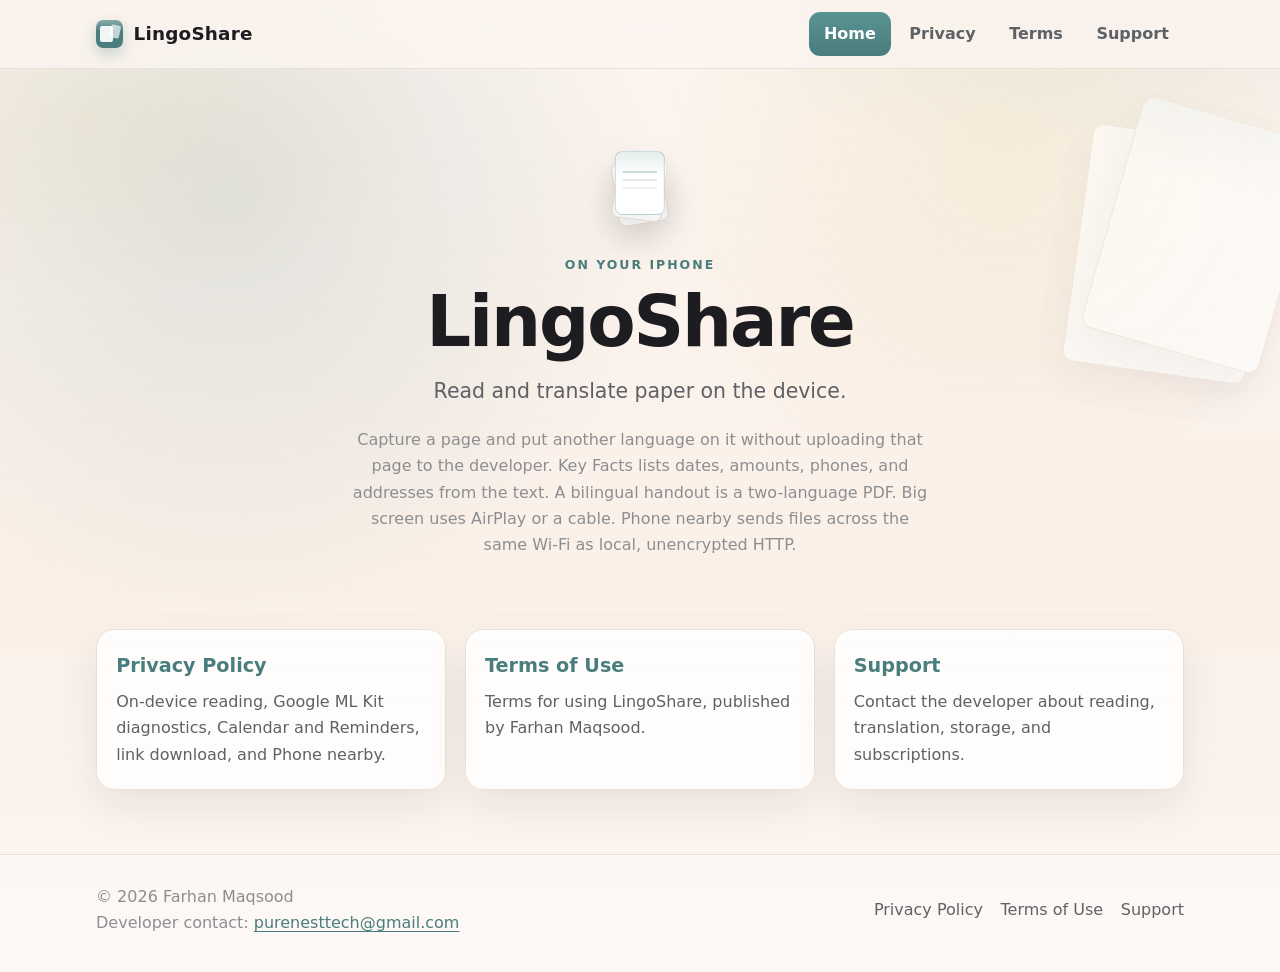
<file: index.html>
<!DOCTYPE html>
<html lang="en">
<head>
  <meta charset="utf-8">
  <meta name="viewport" content="width=device-width, initial-scale=1">
  <title>LingoShare</title>
  <meta name="description" content="LingoShare reads and translates paper on your device. Key Facts, a bilingual handout, Big screen with AirPlay, and Phone nearby on local, unencrypted HTTP.">
  <meta name="theme-color" content="#4A7D7D">
  <meta property="og:title" content="LingoShare">
  <meta property="og:description" content="Read and translate paper on your device. Privacy, terms, and support for LingoShare, published by Farhan Maqsood.">
  <meta property="og:type" content="website">
  <meta property="og:url" content="https://farhan-maqsood.github.io/LingoShare-Legals/">
  <link rel="stylesheet" href="assets/css/style.css">
</head>
<body>
  <div class="desk" aria-hidden="true">
    <div class="grain"></div>
    <div class="rule"></div>
    <div class="glow"></div>
    <div class="pages"></div>
  </div>

  <div class="site">
    <a class="skip-link" href="#content">Skip to content</a>

    <header class="site-header">
      <div class="header-inner">
        <a class="brand" href="index.html">
          <span class="brand-mark" aria-hidden="true"></span>
          LingoShare
        </a>
        <button class="nav-toggle" type="button" aria-expanded="false" aria-controls="site-nav">
          <span class="nav-toggle-bars" aria-hidden="true"></span>
          <span class="visually-hidden">Menu</span>
        </button>
        <nav class="site-nav" id="site-nav" aria-label="Primary">
          <ul>
            <li><a href="index.html" aria-current="page">Home</a></li>
            <li><a href="PrivacyPolicy.html">Privacy</a></li>
            <li><a href="TermsOfUse.html">Terms</a></li>
            <li><a href="support.html">Support</a></li>
          </ul>
        </nav>
      </div>
    </header>

    <main class="main" id="content">
      <section class="hero">
        <div class="hero-stack" aria-hidden="true">
          <span></span>
          <span></span>
          <span></span>
        </div>
        <p class="eyebrow">On your iPhone</p>
        <h1>LingoShare</h1>
        <p class="tagline">Read and translate paper on the device.</p>
        <p class="lede">Capture a page and put another language on it without uploading that page to the developer. Key Facts lists dates, amounts, phones, and addresses from the text. A bilingual handout is a two-language PDF. Big screen uses AirPlay or a cable. Phone nearby sends files across the same Wi-Fi as local, unencrypted HTTP.</p>
      </section>

      <section class="card-grid" aria-label="Legal and support pages">
        <a class="nav-card" href="PrivacyPolicy.html">
          <h2>Privacy Policy</h2>
          <p>On-device reading, Google ML Kit diagnostics, Calendar and Reminders, link download, and Phone nearby.</p>
        </a>
        <a class="nav-card" href="TermsOfUse.html">
          <h2>Terms of Use</h2>
          <p>Terms for using LingoShare, published by Farhan Maqsood.</p>
        </a>
        <a class="nav-card" href="support.html">
          <h2>Support</h2>
          <p>Contact the developer about reading, translation, storage, and subscriptions.</p>
        </a>
      </section>
    </main>

    <footer class="site-footer">
      <div class="footer-inner">
        <div>
          <p class="copyright">&copy; <span data-year>2026</span> Farhan Maqsood</p>
          <p class="footer-contact">Developer contact: <a href="mailto:purenesttech@gmail.com">purenesttech@gmail.com</a></p>
        </div>
        <nav class="footer-links" aria-label="Footer">
          <a href="PrivacyPolicy.html">Privacy Policy</a>
          <a href="TermsOfUse.html">Terms of Use</a>
          <a href="support.html">Support</a>
        </nav>
      </div>
    </footer>
  </div>

  <script src="assets/js/main.js"></script>
</body>
</html>
</file>
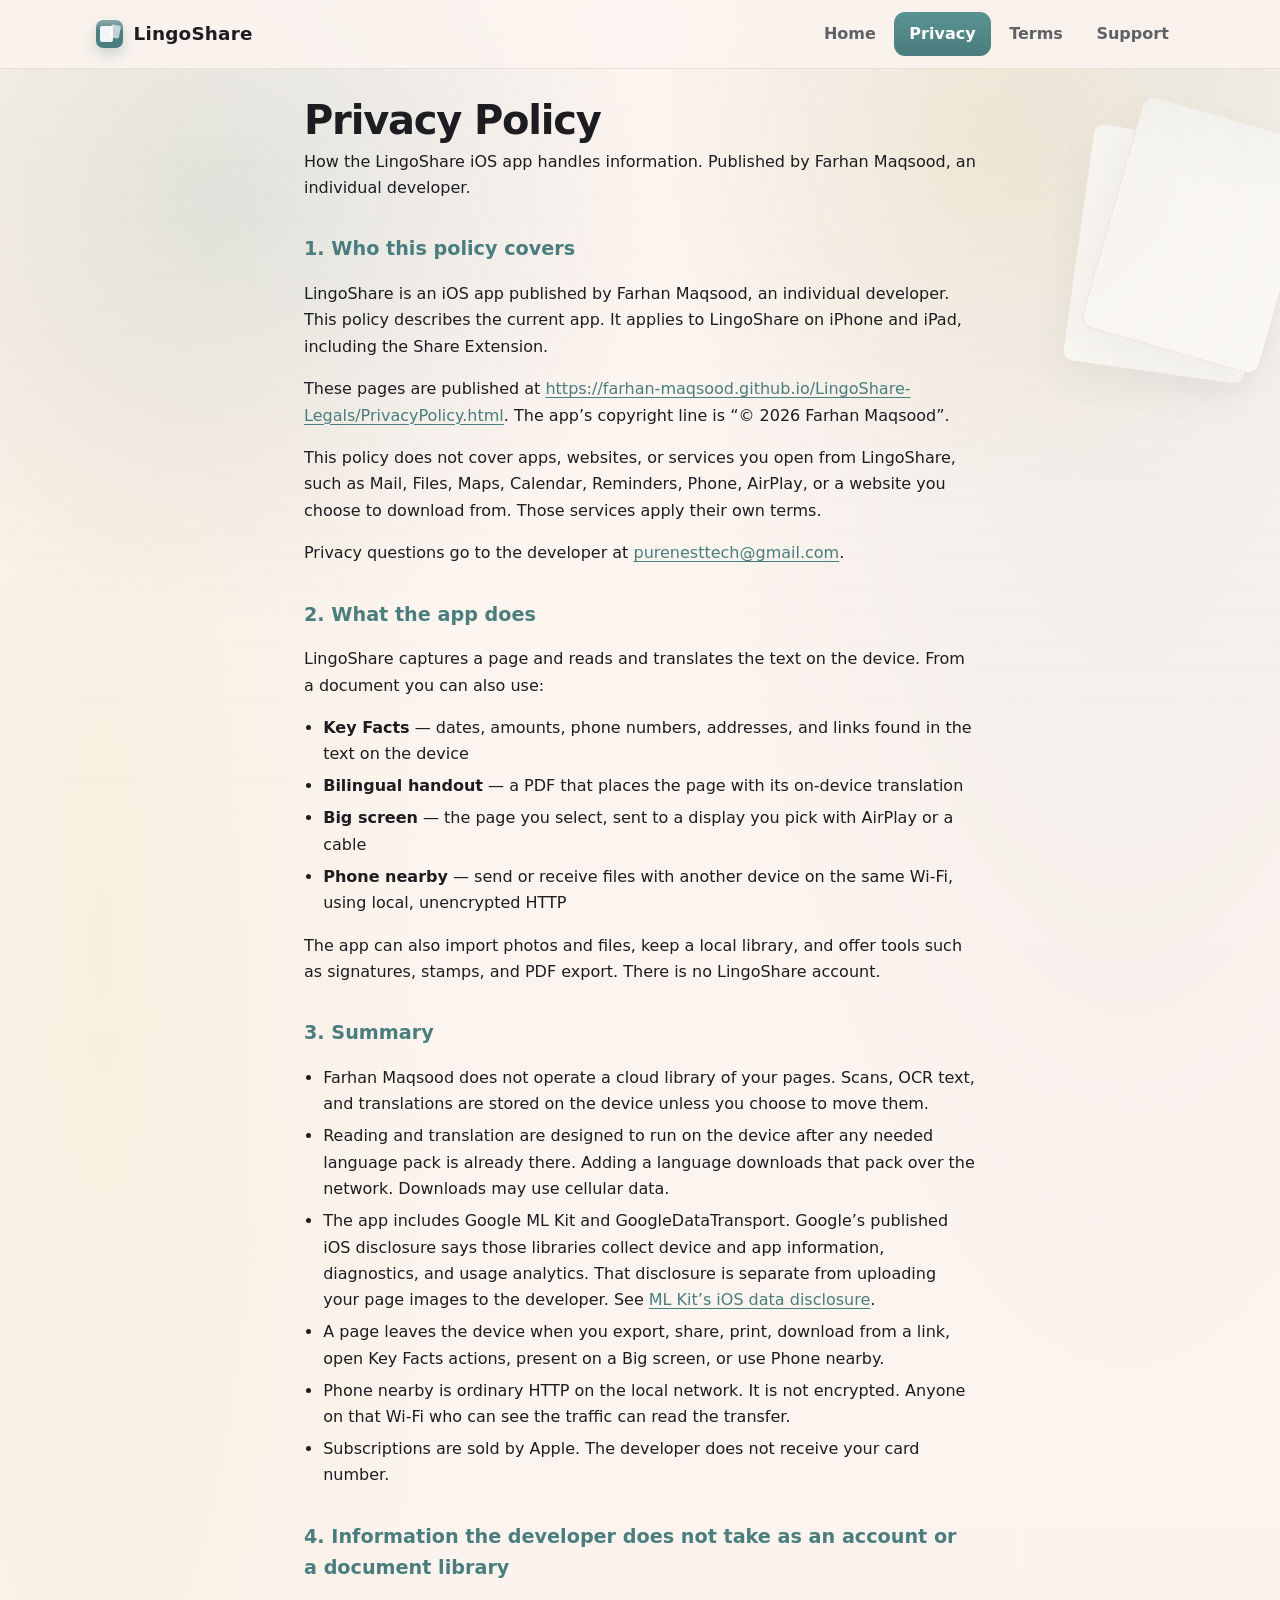
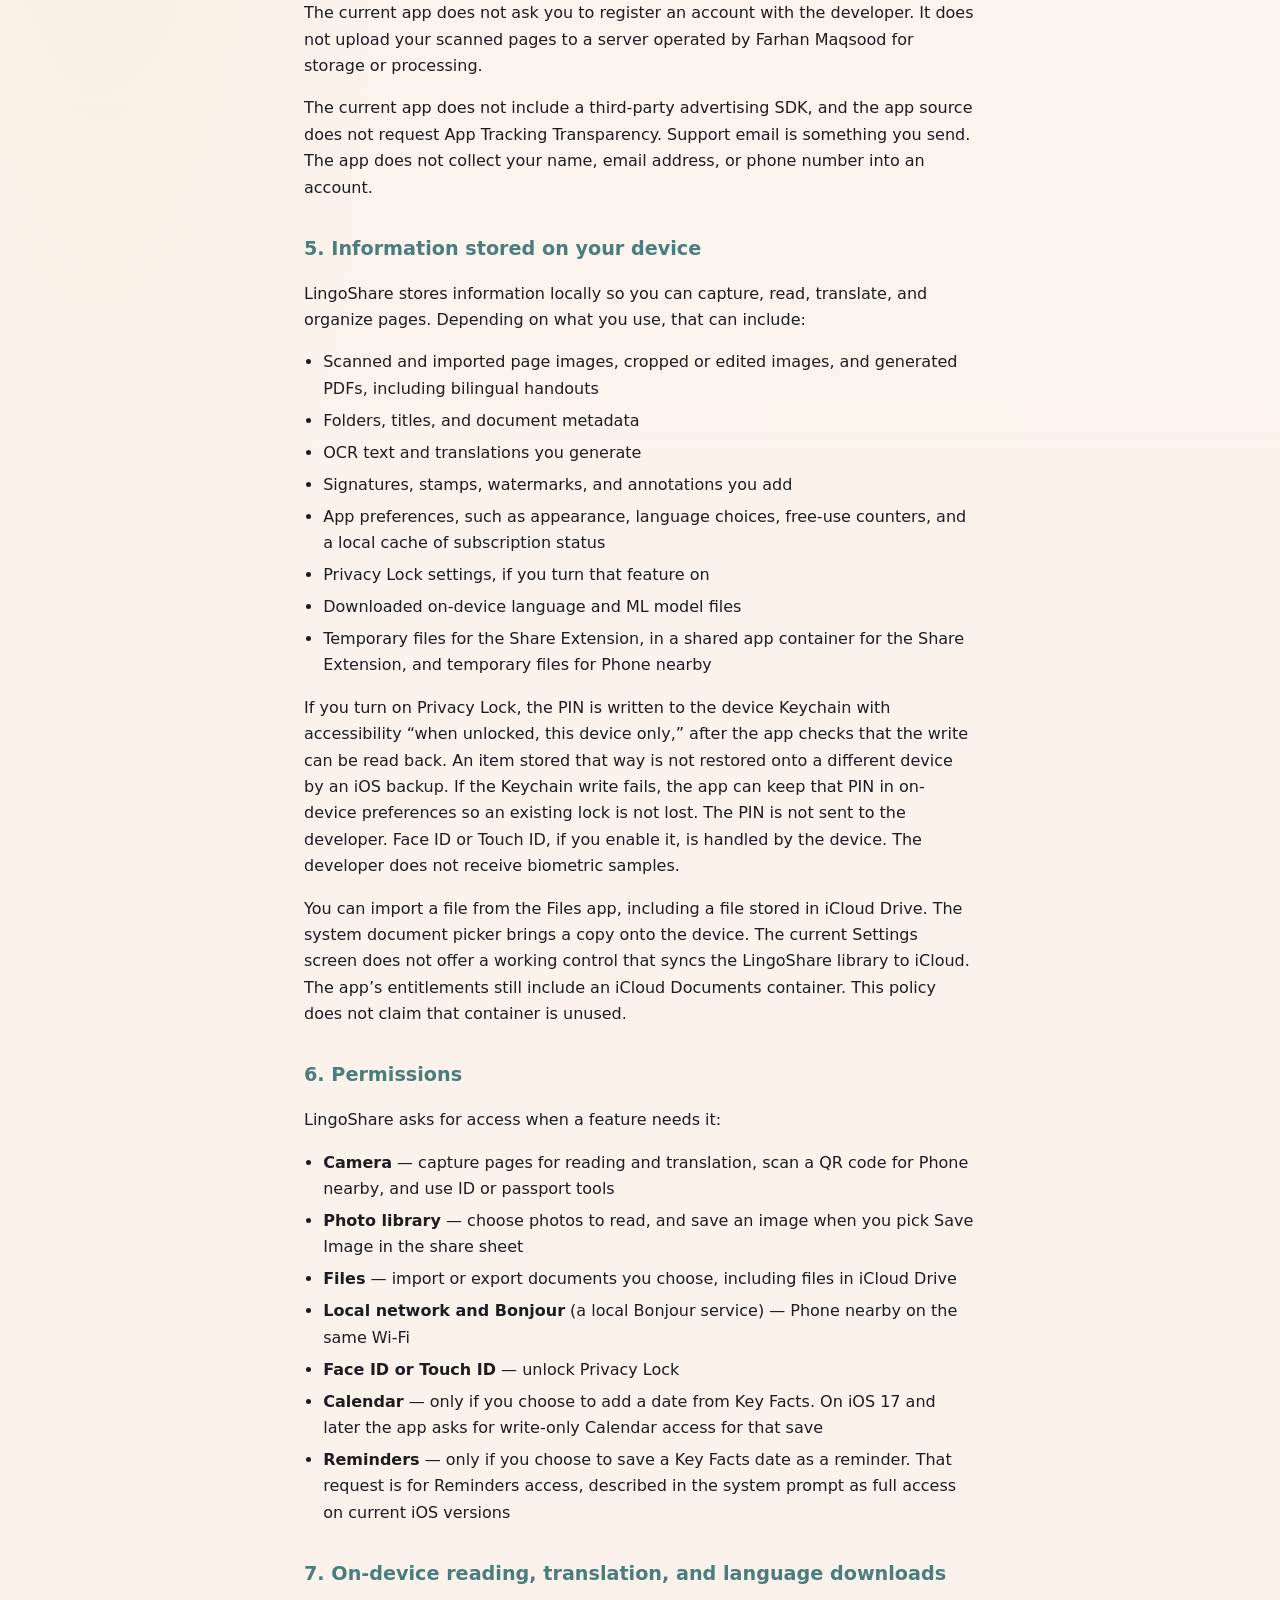
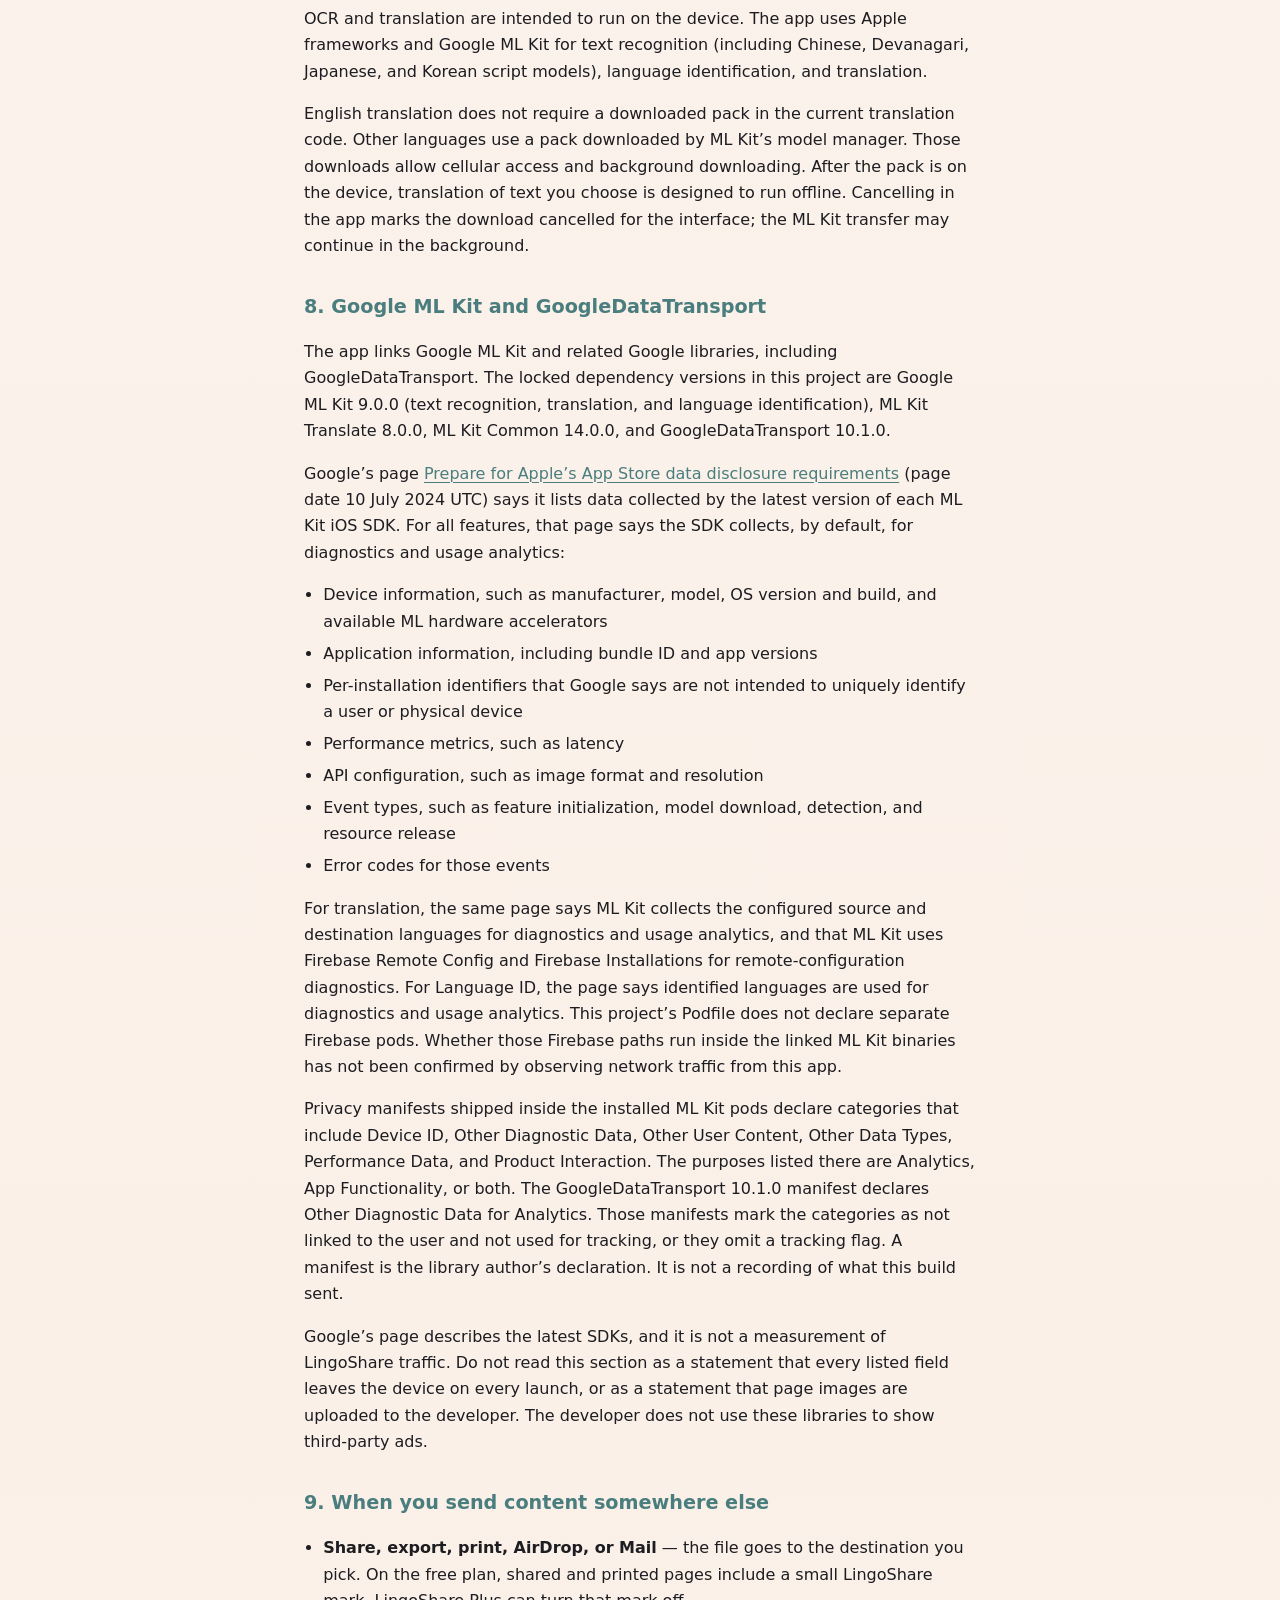
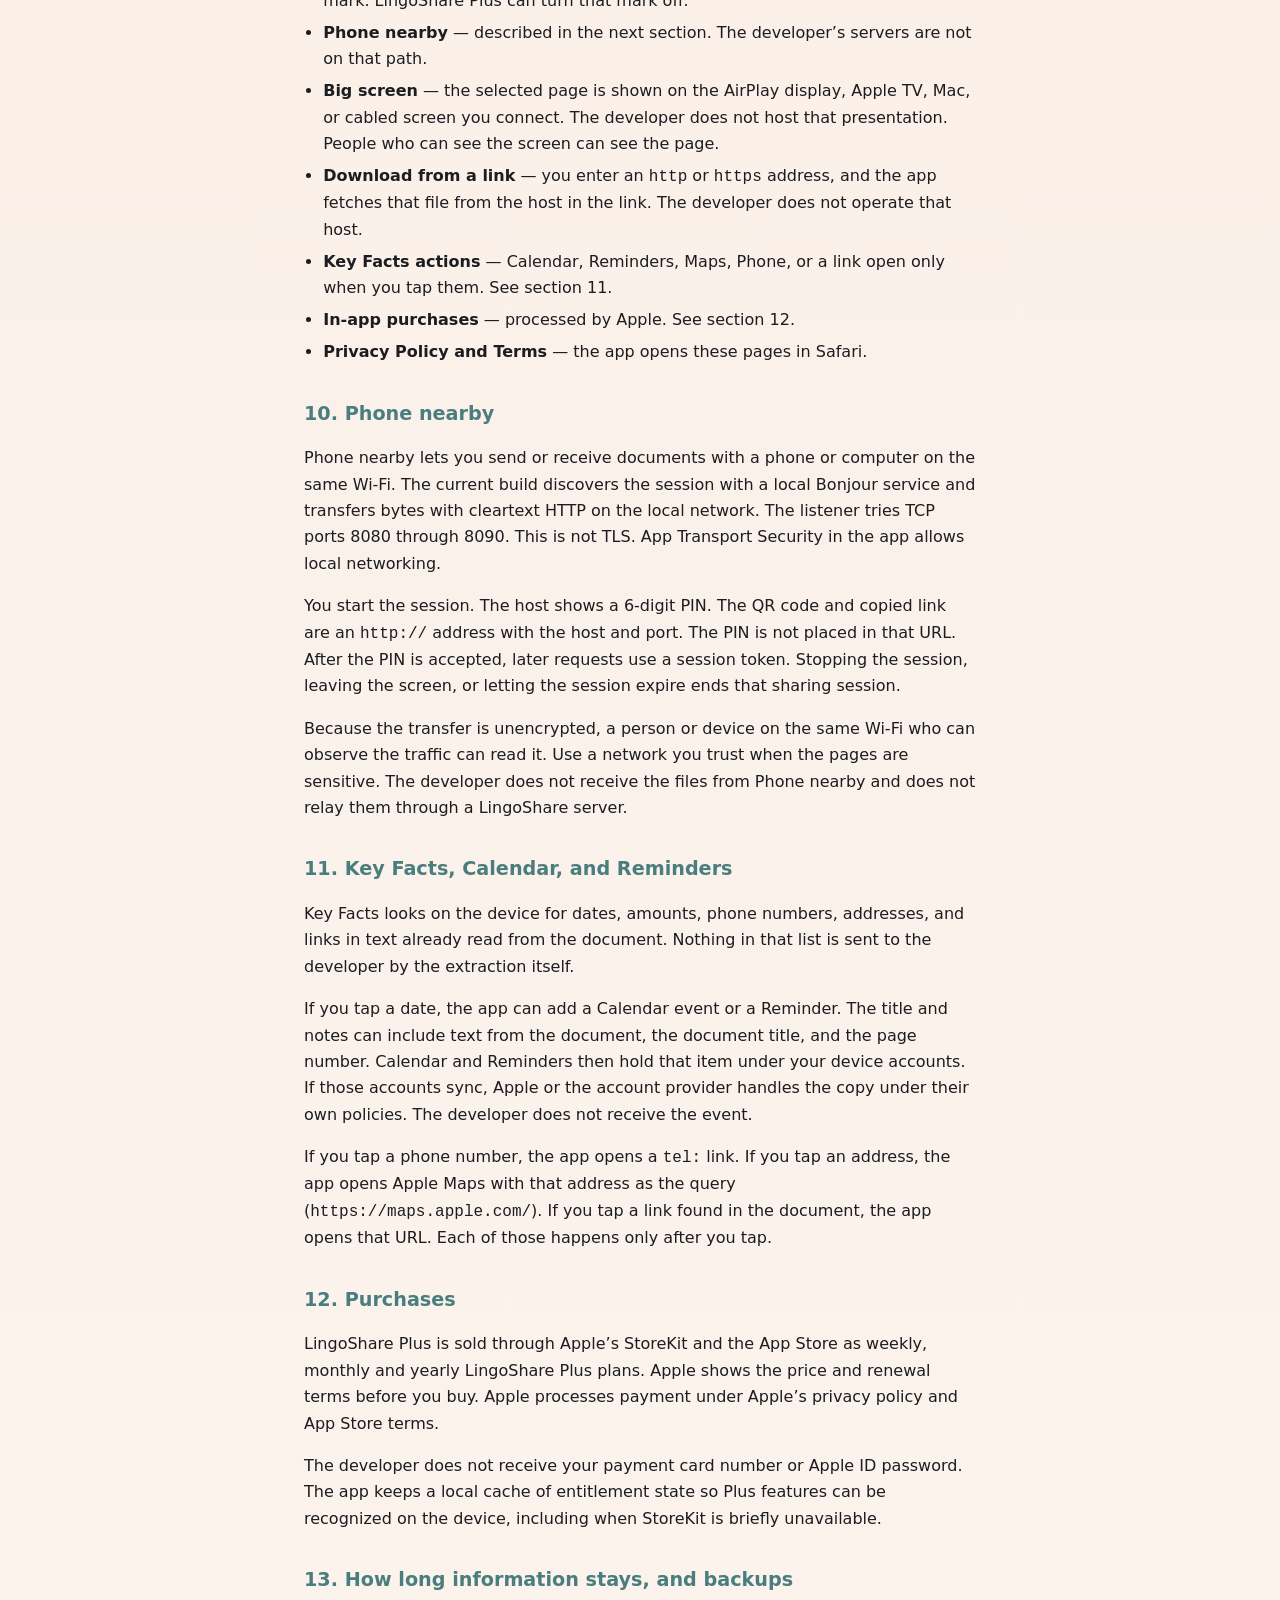
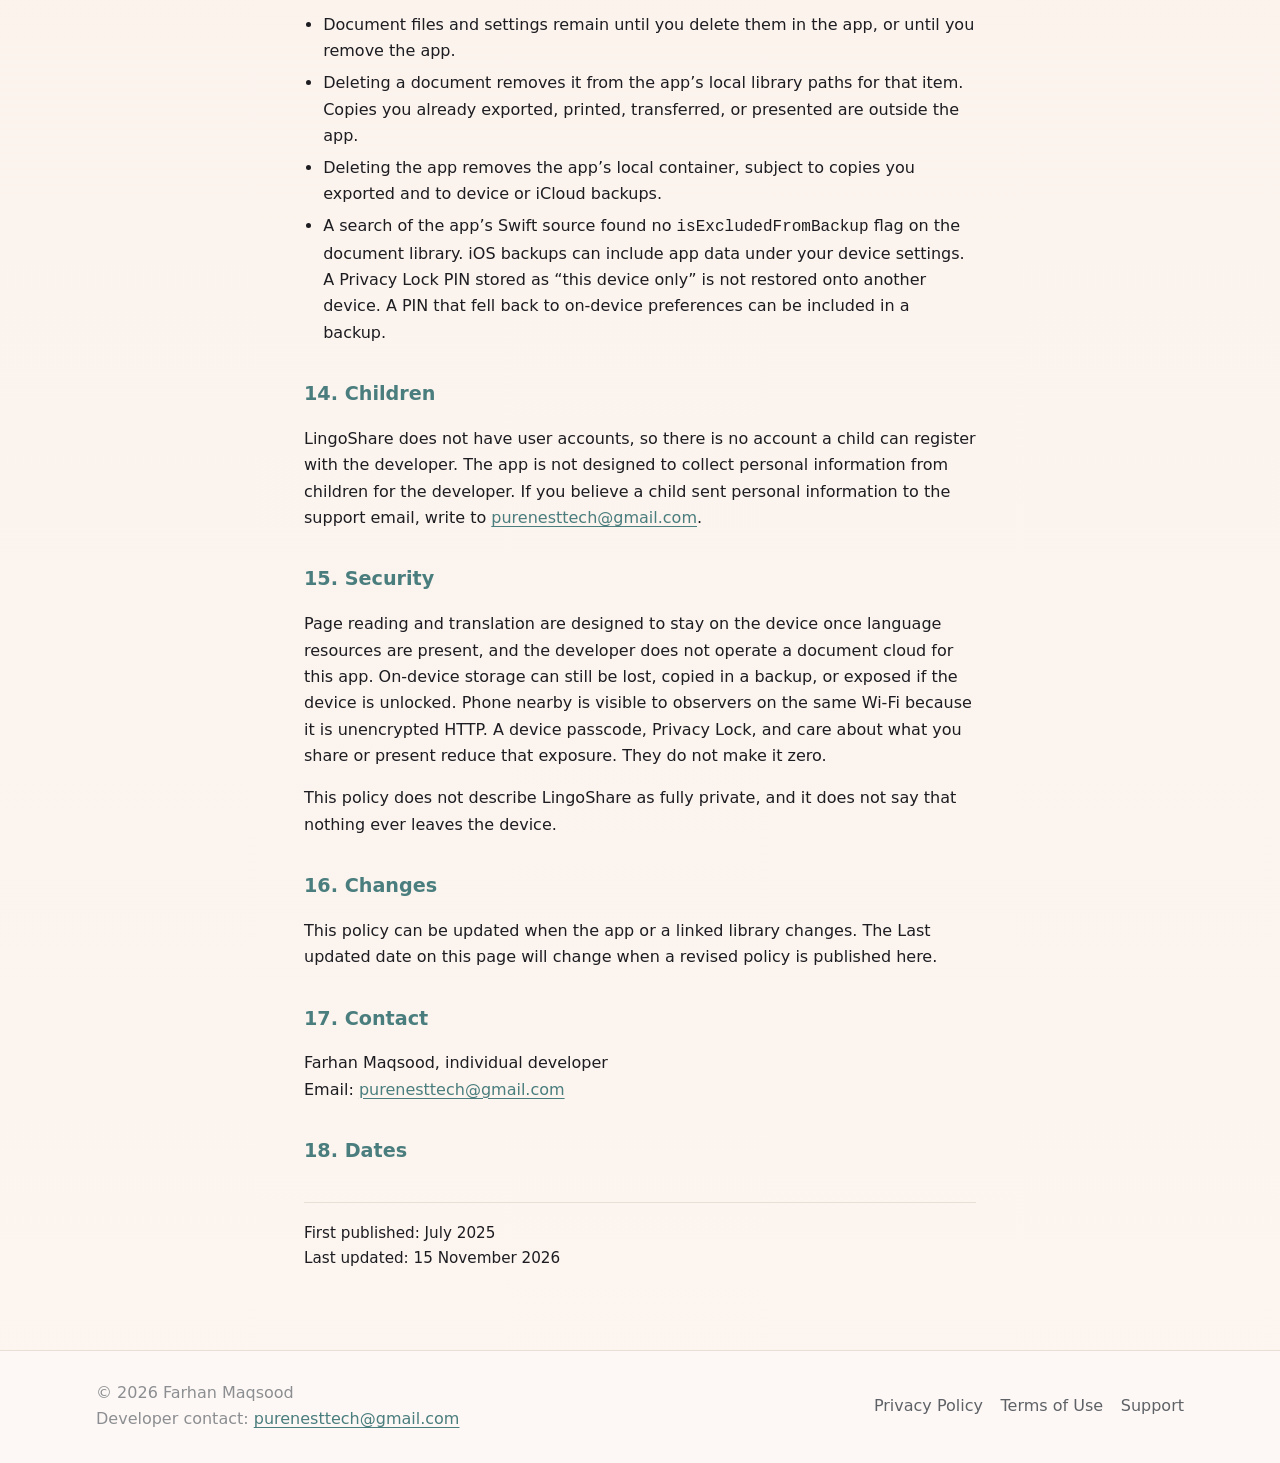
<file: privacy.html>
<!DOCTYPE html>
<html lang="en">
<head>
  <meta charset="utf-8">
  <meta name="viewport" content="width=device-width, initial-scale=1">
  <title>LingoShare Privacy Policy</title>
  <meta http-equiv="refresh" content="0; url=PrivacyPolicy.html">
  <link rel="canonical" href="PrivacyPolicy.html">
</head>
<body>
  <p>This page has moved to <a href="PrivacyPolicy.html">the LingoShare Privacy Policy</a>.</p>
</body>
</html>
</file>
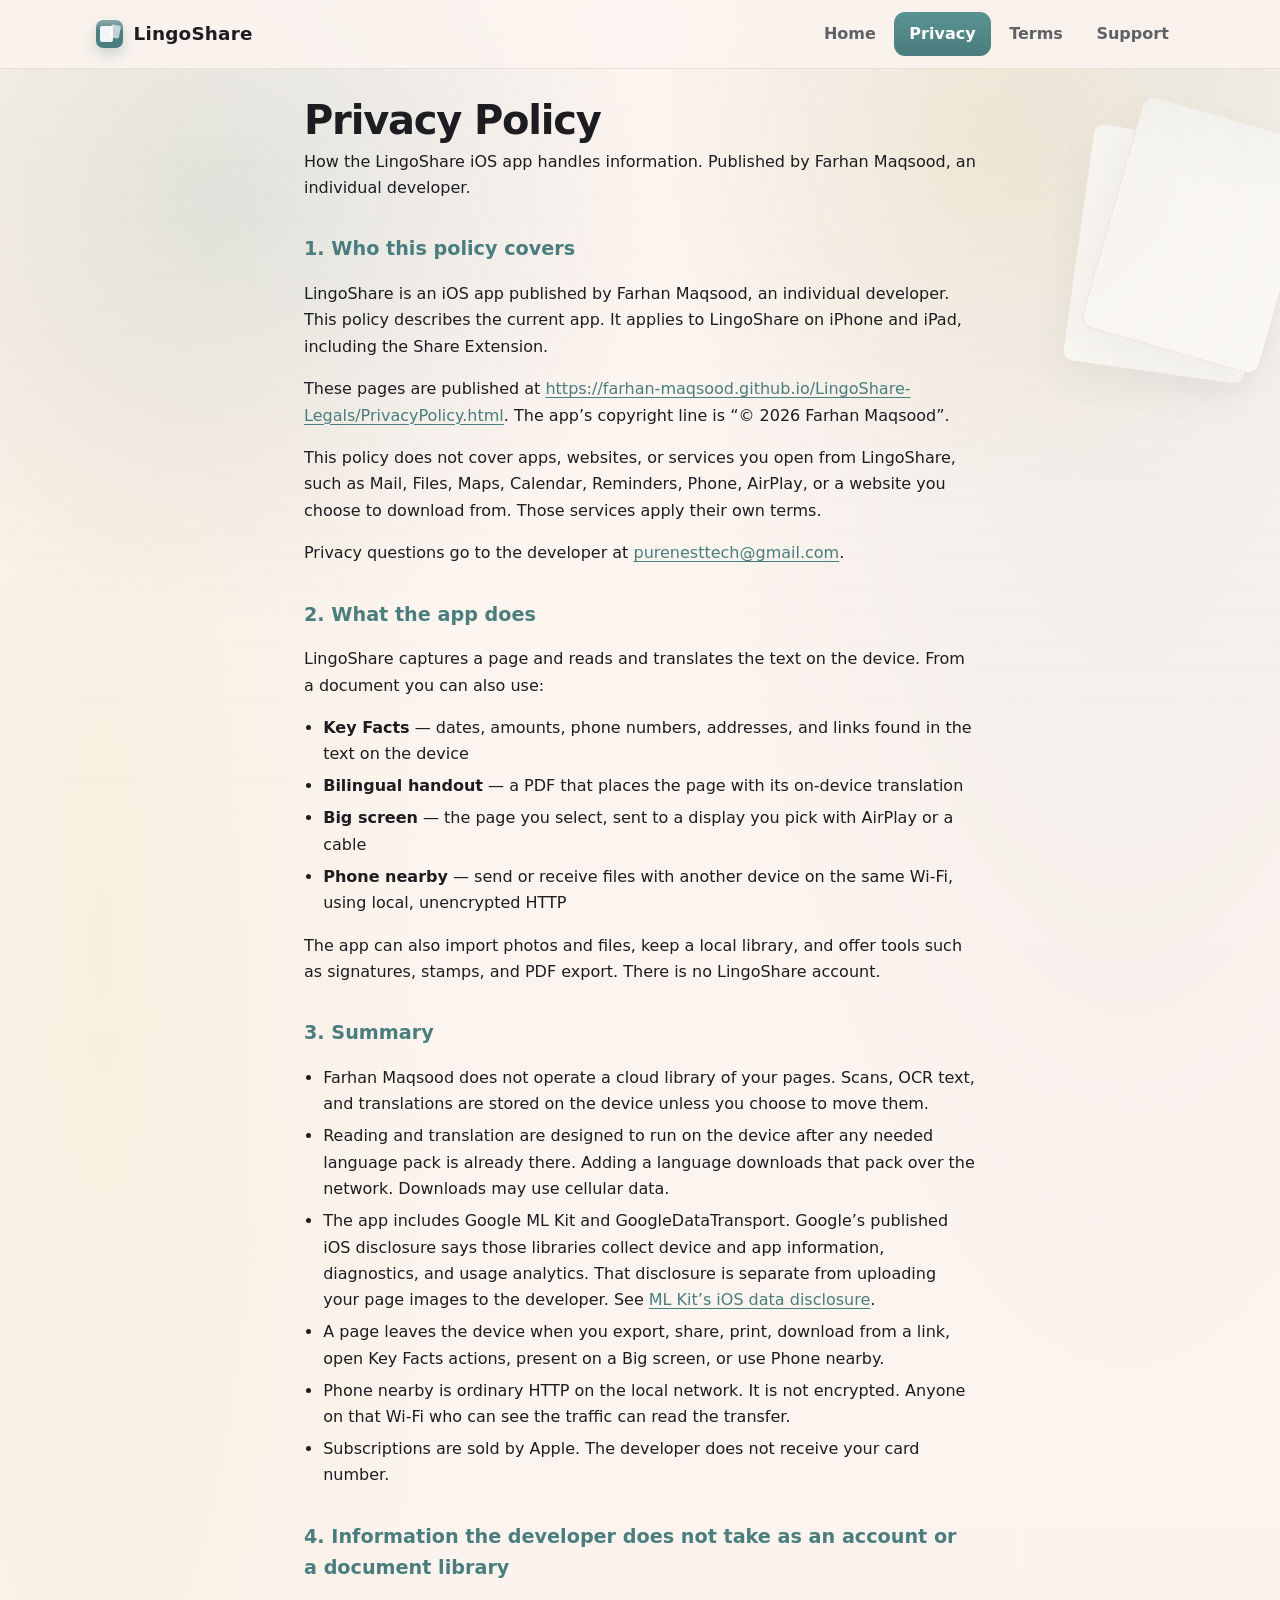
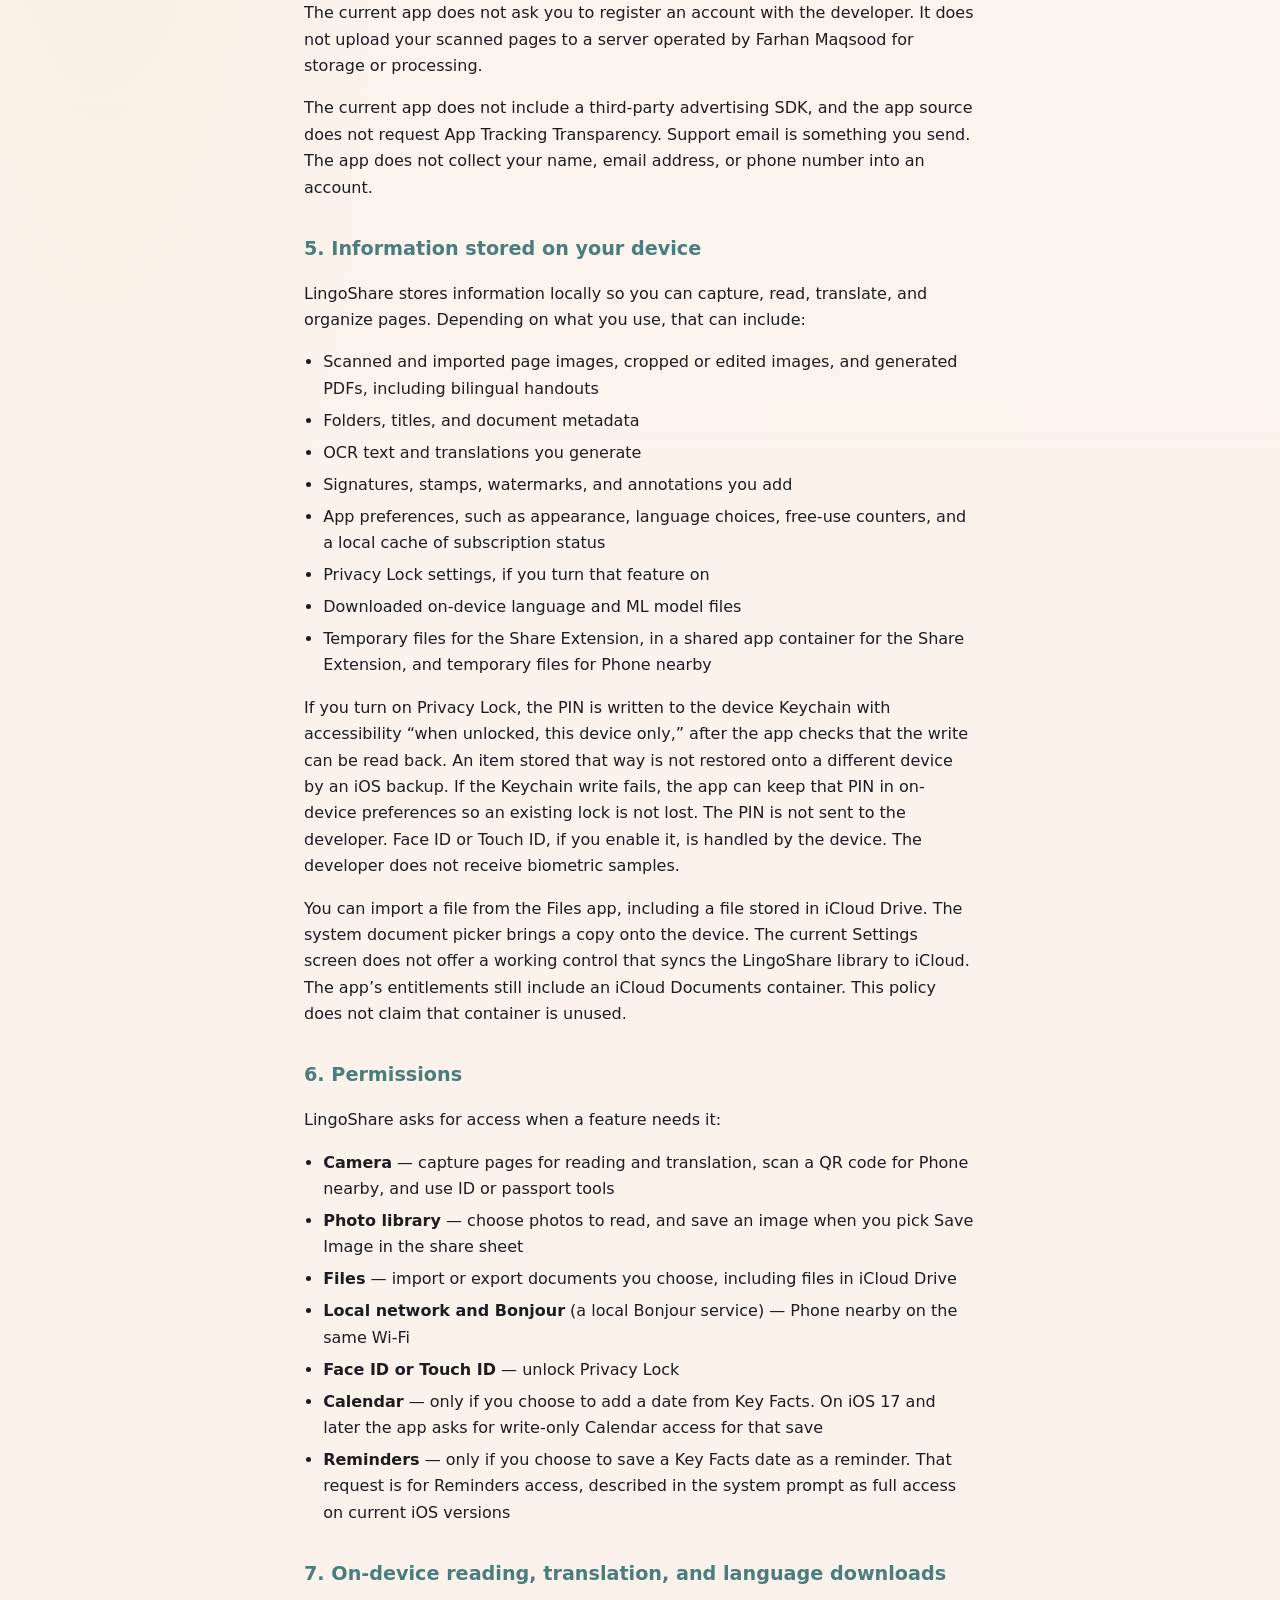
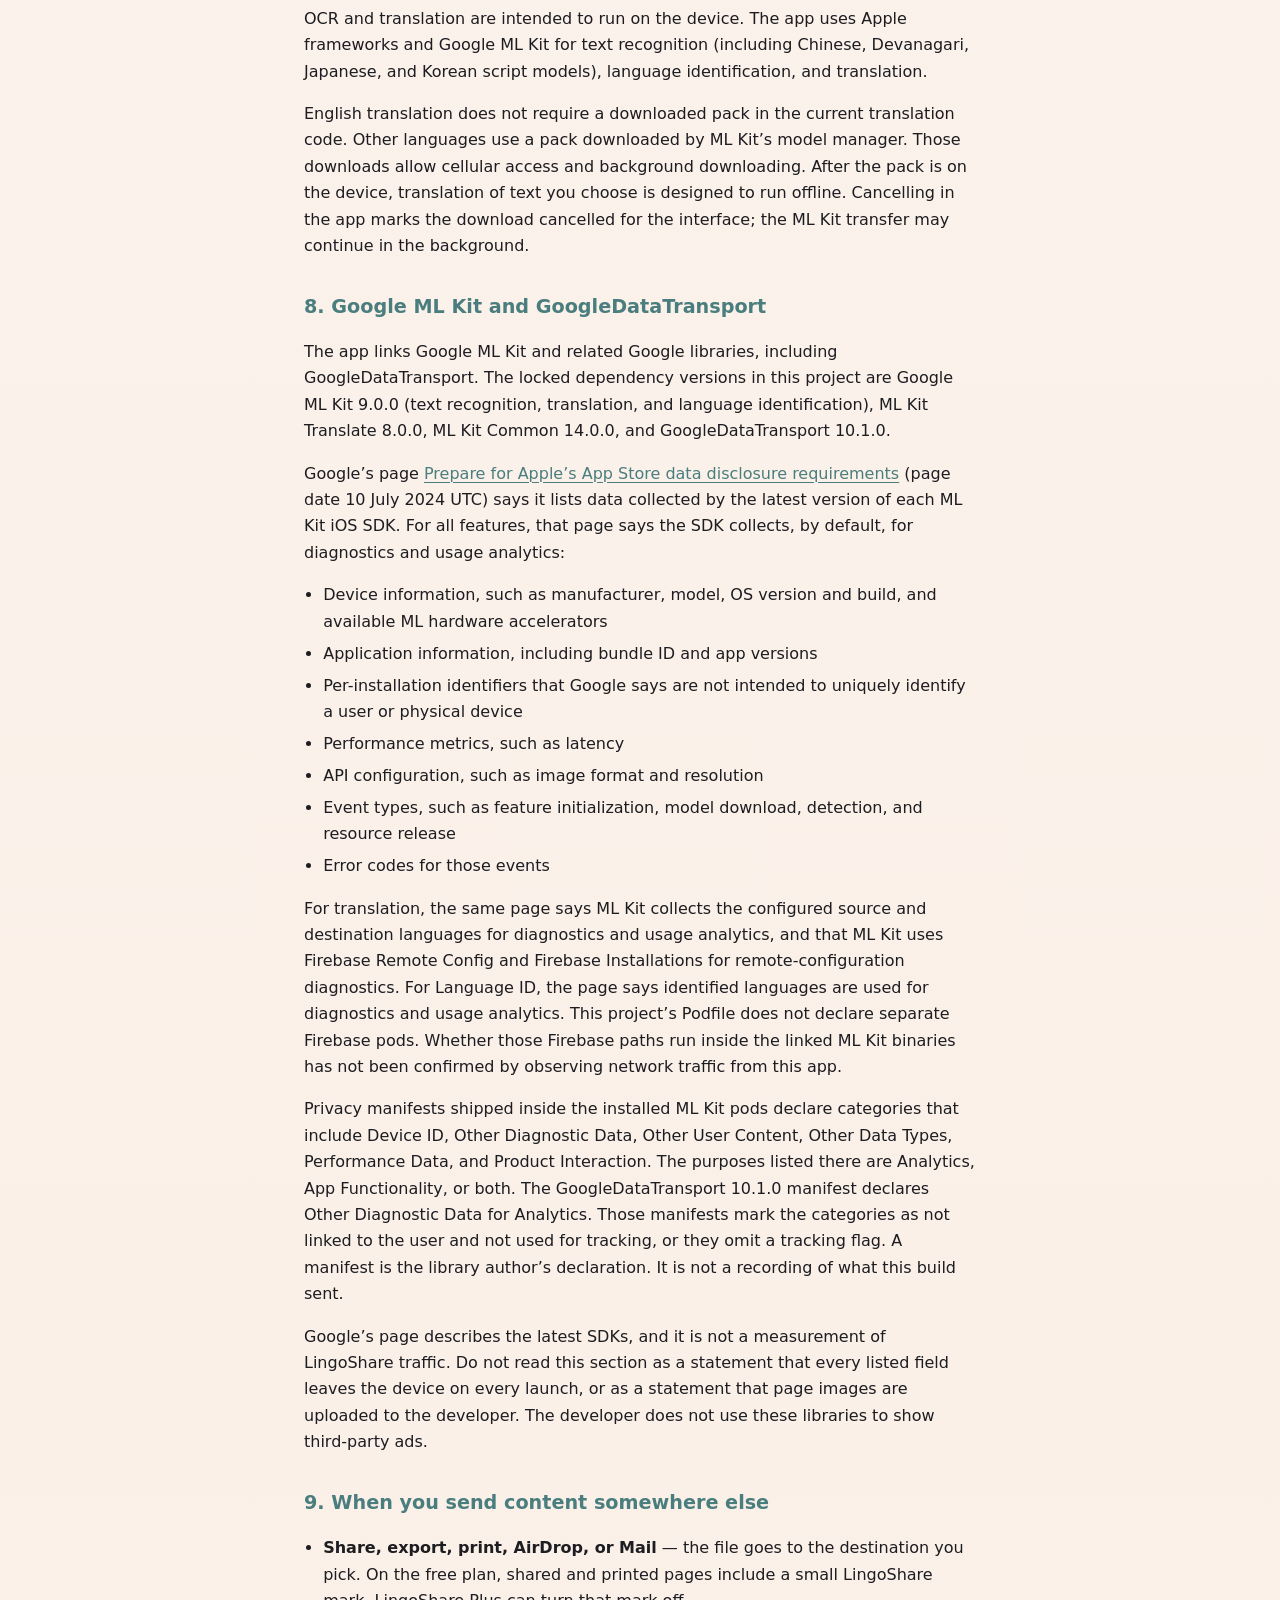
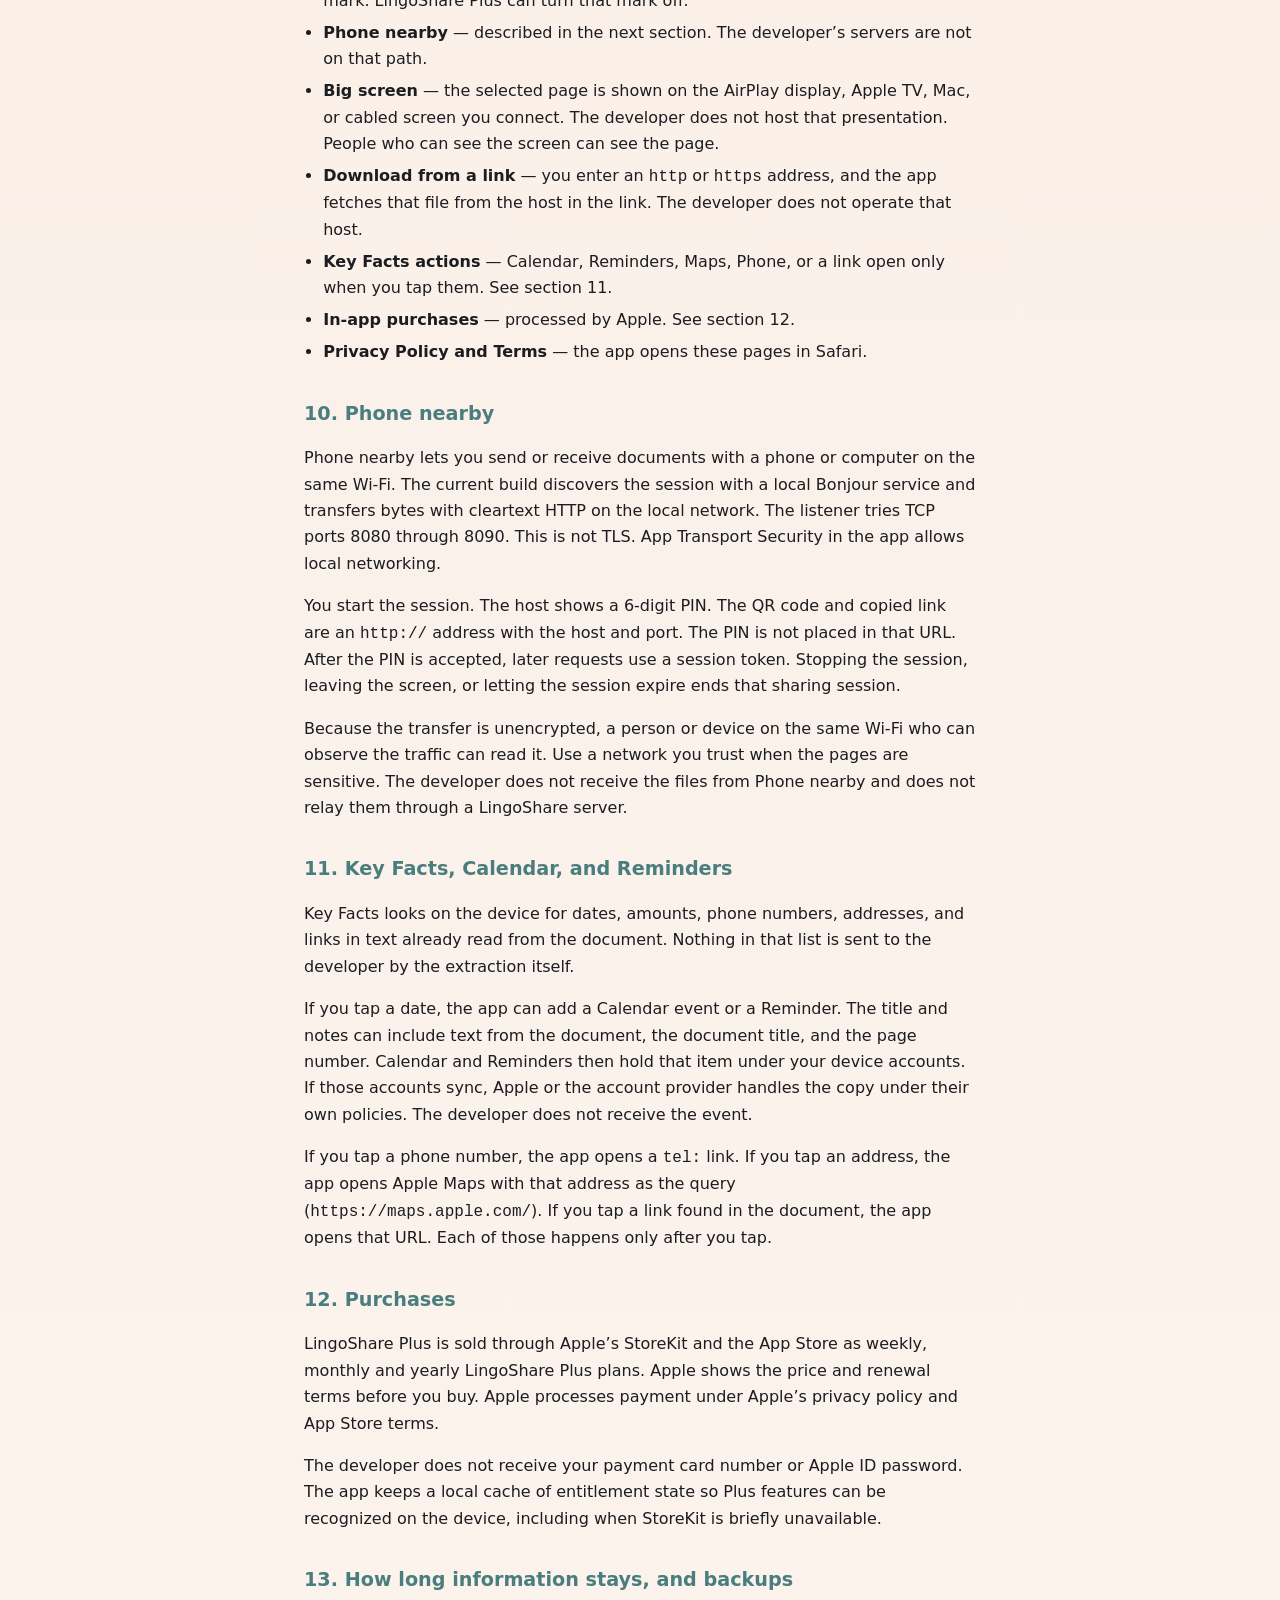
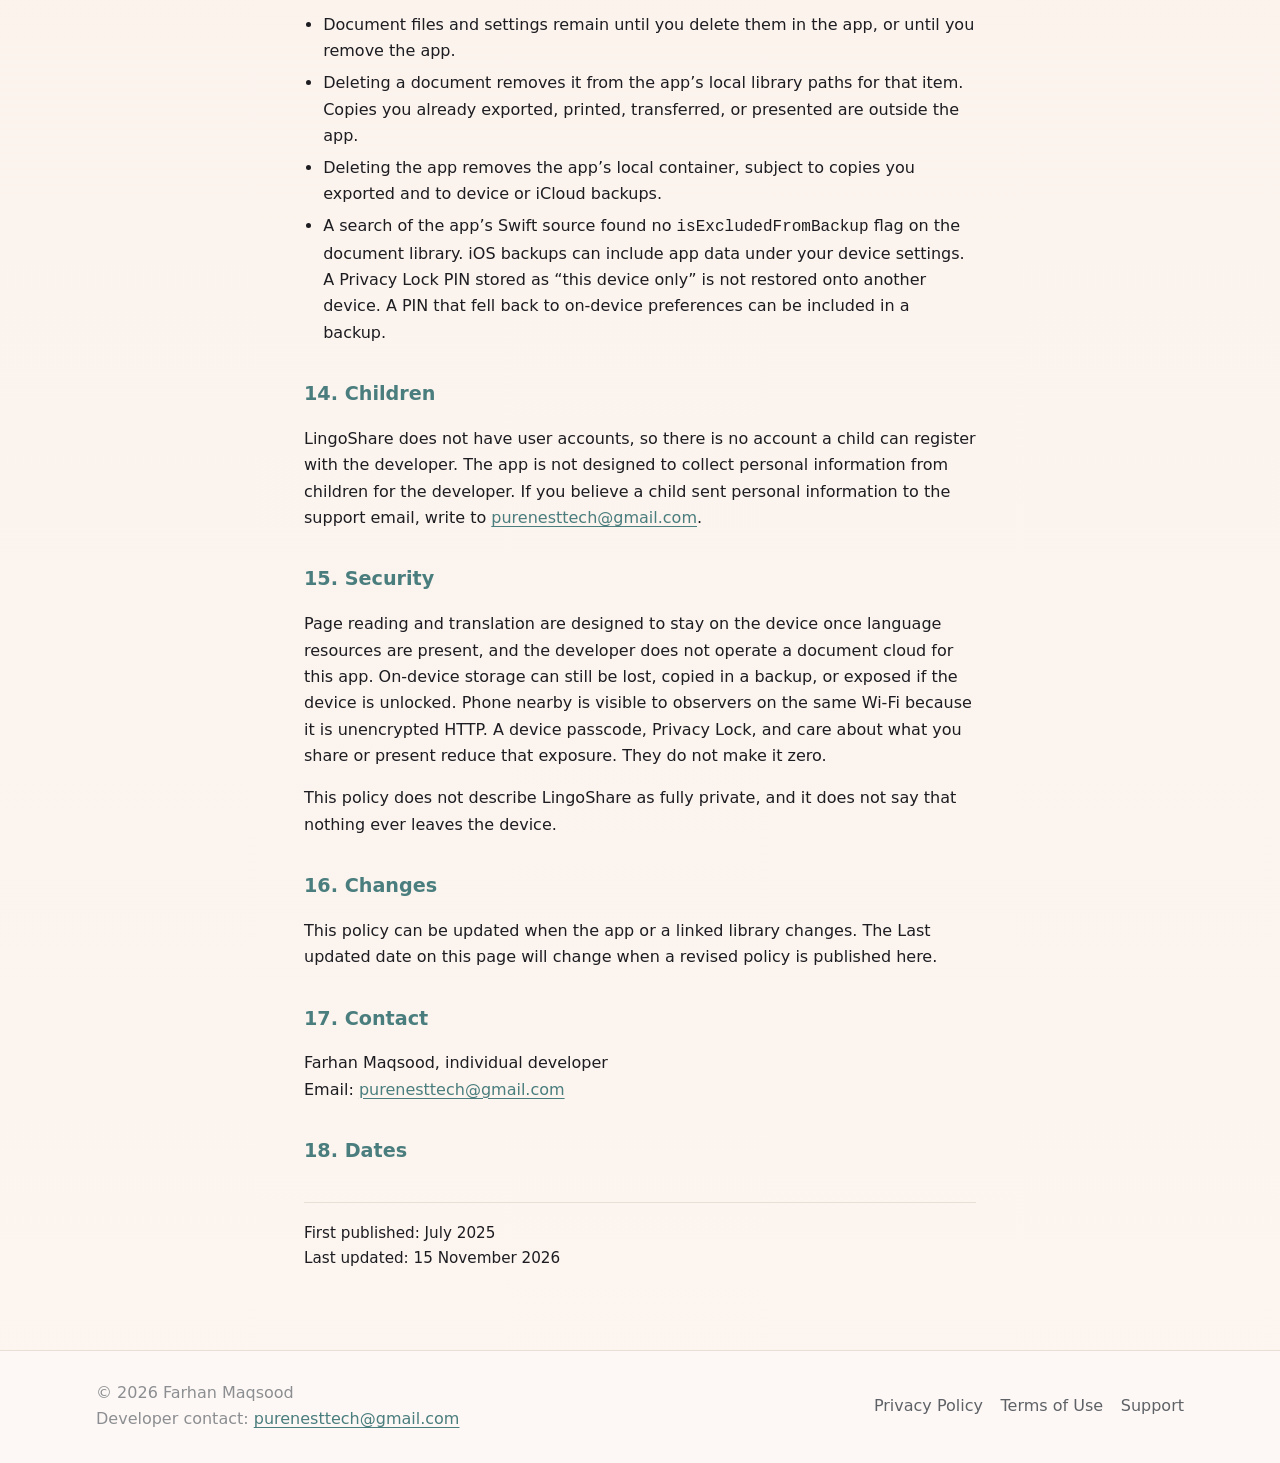
<file: PrivacyPolicy.html>
<!DOCTYPE html>
<html lang="en">
<head>
  <meta charset="utf-8">
  <meta name="viewport" content="width=device-width, initial-scale=1">
  <title>LingoShare Privacy Policy</title>
  <meta name="description" content="Privacy Policy for LingoShare, published by Farhan Maqsood. Reading and translation run on your device. Phone nearby uses local, unencrypted HTTP on the same Wi-Fi.">
  <meta name="theme-color" content="#4A7D7D">
  <meta property="og:title" content="LingoShare Privacy Policy">
  <meta property="og:description" content="Privacy Policy for LingoShare, published by Farhan Maqsood. Reading and translation run on your device. Phone nearby uses local, unencrypted HTTP on the same Wi-Fi.">
  <meta property="og:type" content="website">
  <meta property="og:url" content="https://farhan-maqsood.github.io/LingoShare-Legals/PrivacyPolicy.html">
  <link rel="stylesheet" href="assets/css/style.css">
</head>
<body class="page-legal">
  <div class="desk" aria-hidden="true">
    <div class="grain"></div>
    <div class="rule"></div>
    <div class="glow"></div>
    <div class="pages"></div>
  </div>

  <div class="site">
    <a class="skip-link" href="#content">Skip to content</a>

    <header class="site-header">
      <div class="header-inner">
        <a class="brand" href="index.html">
          <span class="brand-mark" aria-hidden="true"></span>
          LingoShare
        </a>
        <button class="nav-toggle" type="button" aria-expanded="false" aria-controls="site-nav">
          <span class="nav-toggle-bars" aria-hidden="true"></span>
          <span class="visually-hidden">Menu</span>
        </button>
        <nav class="site-nav" id="site-nav" aria-label="Primary">
          <ul>
            <li><a href="index.html">Home</a></li>
            <li><a href="PrivacyPolicy.html" aria-current="page">Privacy</a></li>
            <li><a href="TermsOfUse.html">Terms</a></li>
            <li><a href="support.html">Support</a></li>
          </ul>
        </nav>
      </div>
    </header>

    <main class="main legal" id="content">
      <h1 class="page-title">Privacy Policy</h1>
      <p class="page-kicker">How the LingoShare iOS app handles information. Published by Farhan Maqsood, an individual developer.</p>

      <h2>1. Who this policy covers</h2>
      <p>LingoShare is an iOS app published by Farhan Maqsood, an individual developer. This policy describes the current app. It applies to LingoShare on iPhone and iPad, including the Share Extension.</p>
      <p>These pages are published at <a href="https://farhan-maqsood.github.io/LingoShare-Legals/PrivacyPolicy.html">https://farhan-maqsood.github.io/LingoShare-Legals/PrivacyPolicy.html</a>. The app’s copyright line is “© 2026 Farhan Maqsood”.</p>
      <p>This policy does not cover apps, websites, or services you open from LingoShare, such as Mail, Files, Maps, Calendar, Reminders, Phone, AirPlay, or a website you choose to download from. Those services apply their own terms.</p>
      <p>Privacy questions go to the developer at <a href="mailto:purenesttech@gmail.com">purenesttech@gmail.com</a>.</p>

      <h2>2. What the app does</h2>
      <p>LingoShare captures a page and reads and translates the text on the device. From a document you can also use:</p>
      <ul>
        <li><strong>Key Facts</strong> — dates, amounts, phone numbers, addresses, and links found in the text on the device</li>
        <li><strong>Bilingual handout</strong> — a PDF that places the page with its on-device translation</li>
        <li><strong>Big screen</strong> — the page you select, sent to a display you pick with AirPlay or a cable</li>
        <li><strong>Phone nearby</strong> — send or receive files with another device on the same Wi-Fi, using local, unencrypted HTTP</li>
      </ul>
      <p>The app can also import photos and files, keep a local library, and offer tools such as signatures, stamps, and PDF export. There is no LingoShare account.</p>

      <h2>3. Summary</h2>
      <ul>
        <li>Farhan Maqsood does not operate a cloud library of your pages. Scans, OCR text, and translations are stored on the device unless you choose to move them.</li>
        <li>Reading and translation are designed to run on the device after any needed language pack is already there. Adding a language downloads that pack over the network. Downloads may use cellular data.</li>
        <li>The app includes Google ML Kit and GoogleDataTransport. Google’s published iOS disclosure says those libraries collect device and app information, diagnostics, and usage analytics. That disclosure is separate from uploading your page images to the developer. See <a href="https://developers.google.com/ml-kit/ios-data-disclosure">ML Kit’s iOS data disclosure</a>.</li>
        <li>A page leaves the device when you export, share, print, download from a link, open Key Facts actions, present on a Big screen, or use Phone nearby.</li>
        <li>Phone nearby is ordinary HTTP on the local network. It is not encrypted. Anyone on that Wi-Fi who can see the traffic can read the transfer.</li>
        <li>Subscriptions are sold by Apple. The developer does not receive your card number.</li>
      </ul>

      <h2>4. Information the developer does not take as an account or a document library</h2>
      <p>The current app does not ask you to register an account with the developer. It does not upload your scanned pages to a server operated by Farhan Maqsood for storage or processing.</p>
      <p>The current app does not include a third-party advertising SDK, and the app source does not request App Tracking Transparency. Support email is something you send. The app does not collect your name, email address, or phone number into an account.</p>

      <h2>5. Information stored on your device</h2>
      <p>LingoShare stores information locally so you can capture, read, translate, and organize pages. Depending on what you use, that can include:</p>
      <ul>
        <li>Scanned and imported page images, cropped or edited images, and generated PDFs, including bilingual handouts</li>
        <li>Folders, titles, and document metadata</li>
        <li>OCR text and translations you generate</li>
        <li>Signatures, stamps, watermarks, and annotations you add</li>
        <li>App preferences, such as appearance, language choices, free-use counters, and a local cache of subscription status</li>
        <li>Privacy Lock settings, if you turn that feature on</li>
        <li>Downloaded on-device language and ML model files</li>
        <li>Temporary files for the Share Extension, in a shared app container for the Share Extension, and temporary files for Phone nearby</li>
      </ul>
      <p>If you turn on Privacy Lock, the PIN is written to the device Keychain with accessibility “when unlocked, this device only,” after the app checks that the write can be read back. An item stored that way is not restored onto a different device by an iOS backup. If the Keychain write fails, the app can keep that PIN in on-device preferences so an existing lock is not lost. The PIN is not sent to the developer. Face ID or Touch ID, if you enable it, is handled by the device. The developer does not receive biometric samples.</p>
      <p>You can import a file from the Files app, including a file stored in iCloud Drive. The system document picker brings a copy onto the device. The current Settings screen does not offer a working control that syncs the LingoShare library to iCloud. The app’s entitlements still include an iCloud Documents container. This policy does not claim that container is unused.</p>

      <h2>6. Permissions</h2>
      <p>LingoShare asks for access when a feature needs it:</p>
      <ul>
        <li><strong>Camera</strong> — capture pages for reading and translation, scan a QR code for Phone nearby, and use ID or passport tools</li>
        <li><strong>Photo library</strong> — choose photos to read, and save an image when you pick Save Image in the share sheet</li>
        <li><strong>Files</strong> — import or export documents you choose, including files in iCloud Drive</li>
        <li><strong>Local network and Bonjour</strong> (a local Bonjour service) — Phone nearby on the same Wi-Fi</li>
        <li><strong>Face ID or Touch ID</strong> — unlock Privacy Lock</li>
        <li><strong>Calendar</strong> — only if you choose to add a date from Key Facts. On iOS 17 and later the app asks for write-only Calendar access for that save</li>
        <li><strong>Reminders</strong> — only if you choose to save a Key Facts date as a reminder. That request is for Reminders access, described in the system prompt as full access on current iOS versions</li>
      </ul>

      <h2>7. On-device reading, translation, and language downloads</h2>
      <p>OCR and translation are intended to run on the device. The app uses Apple frameworks and Google ML Kit for text recognition (including Chinese, Devanagari, Japanese, and Korean script models), language identification, and translation.</p>
      <p>English translation does not require a downloaded pack in the current translation code. Other languages use a pack downloaded by ML Kit’s model manager. Those downloads allow cellular access and background downloading. After the pack is on the device, translation of text you choose is designed to run offline. Cancelling in the app marks the download cancelled for the interface; the ML Kit transfer may continue in the background.</p>

      <h2>8. Google ML Kit and GoogleDataTransport</h2>
      <p>The app links Google ML Kit and related Google libraries, including GoogleDataTransport. The locked dependency versions in this project are Google ML Kit 9.0.0 (text recognition, translation, and language identification), ML Kit Translate 8.0.0, ML Kit Common 14.0.0, and GoogleDataTransport 10.1.0.</p>
      <p>Google’s page <a href="https://developers.google.com/ml-kit/ios-data-disclosure">Prepare for Apple’s App Store data disclosure requirements</a> (page date 10 July 2024 UTC) says it lists data collected by the latest version of each ML Kit iOS SDK. For all features, that page says the SDK collects, by default, for diagnostics and usage analytics:</p>
      <ul>
        <li>Device information, such as manufacturer, model, OS version and build, and available ML hardware accelerators</li>
        <li>Application information, including bundle ID and app versions</li>
        <li>Per-installation identifiers that Google says are not intended to uniquely identify a user or physical device</li>
        <li>Performance metrics, such as latency</li>
        <li>API configuration, such as image format and resolution</li>
        <li>Event types, such as feature initialization, model download, detection, and resource release</li>
        <li>Error codes for those events</li>
      </ul>
      <p>For translation, the same page says ML Kit collects the configured source and destination languages for diagnostics and usage analytics, and that ML Kit uses Firebase Remote Config and Firebase Installations for remote-configuration diagnostics. For Language ID, the page says identified languages are used for diagnostics and usage analytics. This project’s Podfile does not declare separate Firebase pods. Whether those Firebase paths run inside the linked ML Kit binaries has not been confirmed by observing network traffic from this app.</p>
      <p>Privacy manifests shipped inside the installed ML Kit pods declare categories that include Device ID, Other Diagnostic Data, Other User Content, Other Data Types, Performance Data, and Product Interaction. The purposes listed there are Analytics, App Functionality, or both. The GoogleDataTransport 10.1.0 manifest declares Other Diagnostic Data for Analytics. Those manifests mark the categories as not linked to the user and not used for tracking, or they omit a tracking flag. A manifest is the library author’s declaration. It is not a recording of what this build sent.</p>
      <p>Google’s page describes the latest SDKs, and it is not a measurement of LingoShare traffic. Do not read this section as a statement that every listed field leaves the device on every launch, or as a statement that page images are uploaded to the developer. The developer does not use these libraries to show third-party ads.</p>

      <h2>9. When you send content somewhere else</h2>
      <ul>
        <li><strong>Share, export, print, AirDrop, or Mail</strong> — the file goes to the destination you pick. On the free plan, shared and printed pages include a small LingoShare mark. LingoShare Plus can turn that mark off.</li>
        <li><strong>Phone nearby</strong> — described in the next section. The developer’s servers are not on that path.</li>
        <li><strong>Big screen</strong> — the selected page is shown on the AirPlay display, Apple TV, Mac, or cabled screen you connect. The developer does not host that presentation. People who can see the screen can see the page.</li>
        <li><strong>Download from a link</strong> — you enter an <code>http</code> or <code>https</code> address, and the app fetches that file from the host in the link. The developer does not operate that host.</li>
        <li><strong>Key Facts actions</strong> — Calendar, Reminders, Maps, Phone, or a link open only when you tap them. See section 11.</li>
        <li><strong>In-app purchases</strong> — processed by Apple. See section 12.</li>
        <li><strong>Privacy Policy and Terms</strong> — the app opens these pages in Safari.</li>
      </ul>

      <h2>10. Phone nearby</h2>
      <p>Phone nearby lets you send or receive documents with a phone or computer on the same Wi-Fi. The current build discovers the session with a local Bonjour service and transfers bytes with cleartext HTTP on the local network. The listener tries TCP ports 8080 through 8090. This is not TLS. App Transport Security in the app allows local networking.</p>
      <p>You start the session. The host shows a 6-digit PIN. The QR code and copied link are an <code>http://</code> address with the host and port. The PIN is not placed in that URL. After the PIN is accepted, later requests use a session token. Stopping the session, leaving the screen, or letting the session expire ends that sharing session.</p>
      <p>Because the transfer is unencrypted, a person or device on the same Wi-Fi who can observe the traffic can read it. Use a network you trust when the pages are sensitive. The developer does not receive the files from Phone nearby and does not relay them through a LingoShare server.</p>

      <h2>11. Key Facts, Calendar, and Reminders</h2>
      <p>Key Facts looks on the device for dates, amounts, phone numbers, addresses, and links in text already read from the document. Nothing in that list is sent to the developer by the extraction itself.</p>
      <p>If you tap a date, the app can add a Calendar event or a Reminder. The title and notes can include text from the document, the document title, and the page number. Calendar and Reminders then hold that item under your device accounts. If those accounts sync, Apple or the account provider handles the copy under their own policies. The developer does not receive the event.</p>
      <p>If you tap a phone number, the app opens a <code>tel:</code> link. If you tap an address, the app opens Apple Maps with that address as the query (<code>https://maps.apple.com/</code>). If you tap a link found in the document, the app opens that URL. Each of those happens only after you tap.</p>

      <h2>12. Purchases</h2>
      <p>LingoShare Plus is sold through Apple’s StoreKit and the App Store as weekly, monthly and yearly LingoShare Plus plans. Apple shows the price and renewal terms before you buy. Apple processes payment under Apple’s privacy policy and App Store terms.</p>
      <p>The developer does not receive your payment card number or Apple ID password. The app keeps a local cache of entitlement state so Plus features can be recognized on the device, including when StoreKit is briefly unavailable.</p>

      <h2>13. How long information stays, and backups</h2>
      <ul>
        <li>Document files and settings remain until you delete them in the app, or until you remove the app.</li>
        <li>Deleting a document removes it from the app’s local library paths for that item. Copies you already exported, printed, transferred, or presented are outside the app.</li>
        <li>Deleting the app removes the app’s local container, subject to copies you exported and to device or iCloud backups.</li>
        <li>A search of the app’s Swift source found no <code>isExcludedFromBackup</code> flag on the document library. iOS backups can include app data under your device settings. A Privacy Lock PIN stored as “this device only” is not restored onto another device. A PIN that fell back to on-device preferences can be included in a backup.</li>
      </ul>

      <h2>14. Children</h2>
      <p>LingoShare does not have user accounts, so there is no account a child can register with the developer. The app is not designed to collect personal information from children for the developer. If you believe a child sent personal information to the support email, write to <a href="mailto:purenesttech@gmail.com">purenesttech@gmail.com</a>.</p>

      <h2>15. Security</h2>
      <p>Page reading and translation are designed to stay on the device once language resources are present, and the developer does not operate a document cloud for this app. On-device storage can still be lost, copied in a backup, or exposed if the device is unlocked. Phone nearby is visible to observers on the same Wi-Fi because it is unencrypted HTTP. A device passcode, Privacy Lock, and care about what you share or present reduce that exposure. They do not make it zero.</p>
      <p>This policy does not describe LingoShare as fully private, and it does not say that nothing ever leaves the device.</p>

      <h2>16. Changes</h2>
      <p>This policy can be updated when the app or a linked library changes. The Last updated date on this page will change when a revised policy is published here.</p>

      <h2>17. Contact</h2>
      <p>Farhan Maqsood, individual developer<br>
        Email: <a href="mailto:purenesttech@gmail.com">purenesttech@gmail.com</a></p>

      <h2>18. Dates</h2>
      <p class="meta-dates">First published: July 2025<br>Last updated: 15 November 2026</p>
    </main>

    <footer class="site-footer">
      <div class="footer-inner">
        <div>
          <p class="copyright">&copy; <span data-year>2026</span> Farhan Maqsood</p>
          <p class="footer-contact">Developer contact: <a href="mailto:purenesttech@gmail.com">purenesttech@gmail.com</a></p>
        </div>
        <nav class="footer-links" aria-label="Footer">
          <a href="PrivacyPolicy.html">Privacy Policy</a>
          <a href="TermsOfUse.html">Terms of Use</a>
          <a href="support.html">Support</a>
        </nav>
      </div>
    </footer>
  </div>

  <script src="assets/js/main.js"></script>
</body>
</html>
</file>
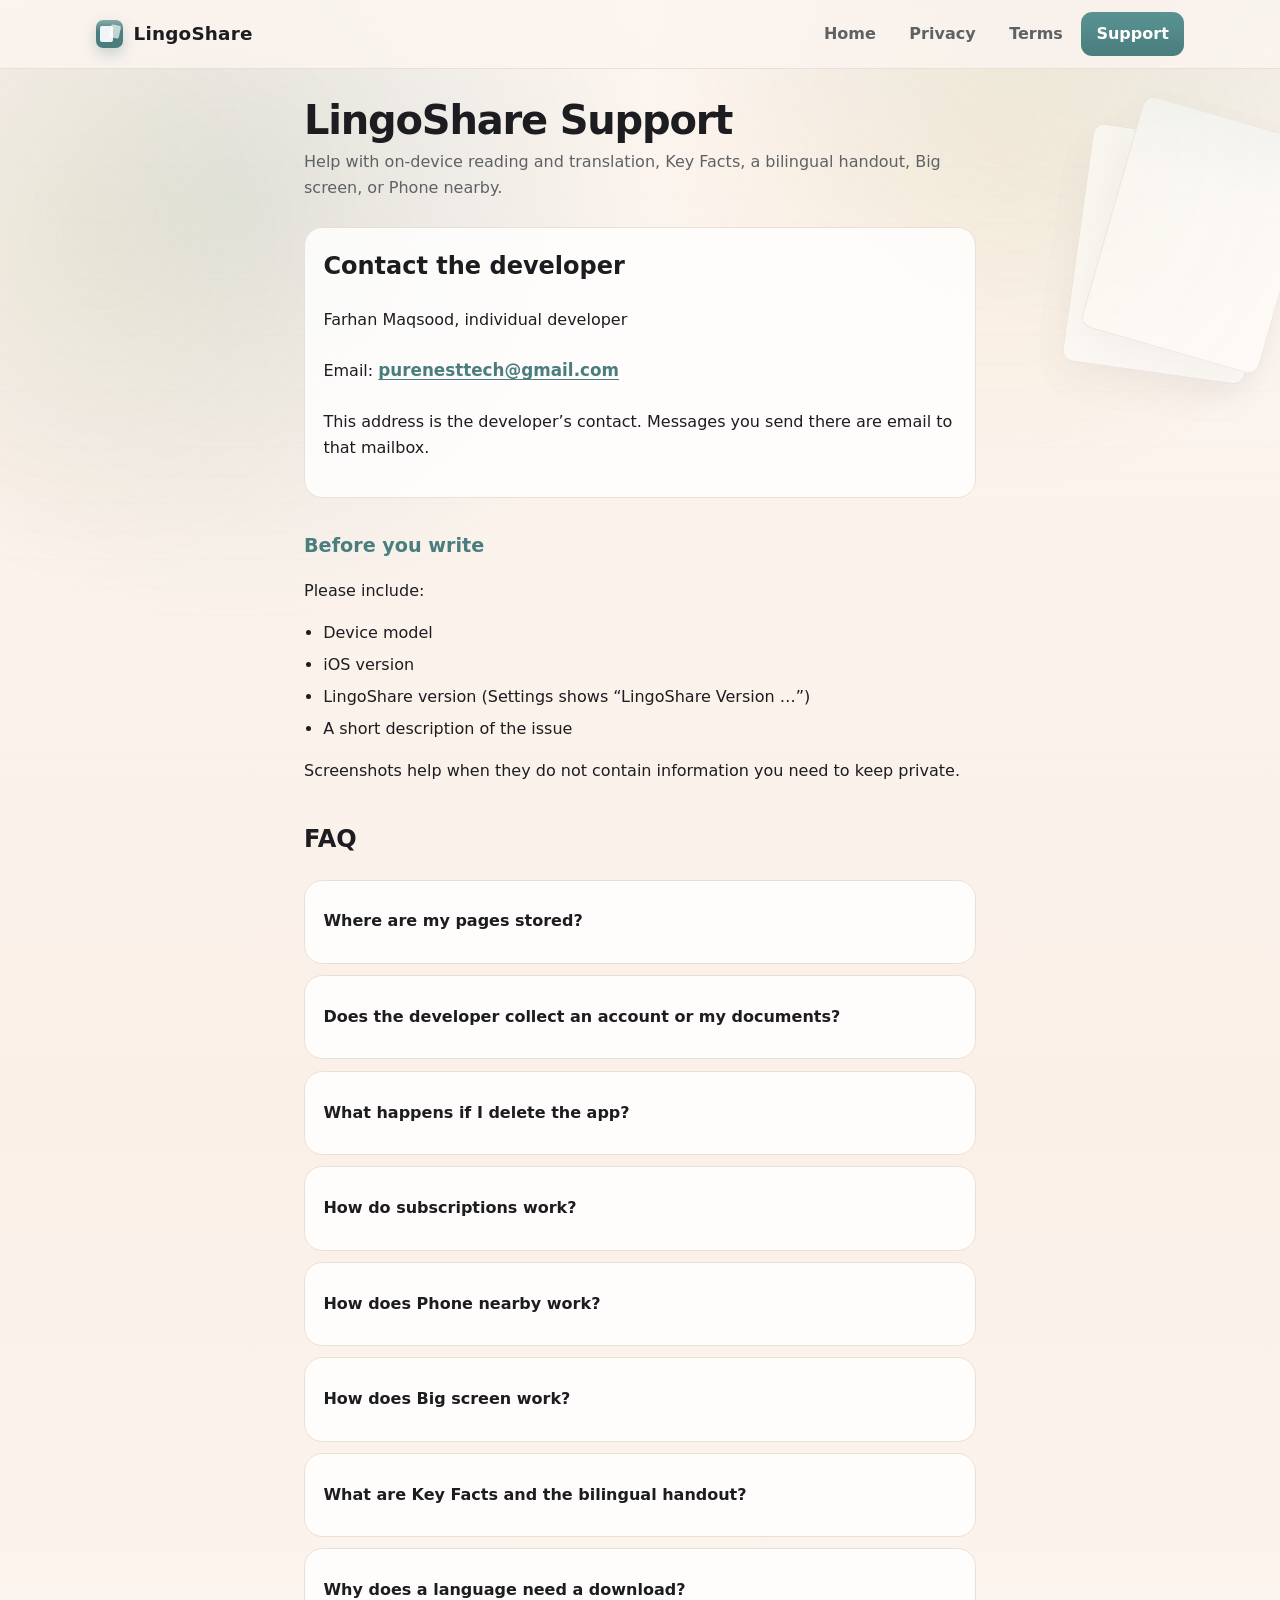
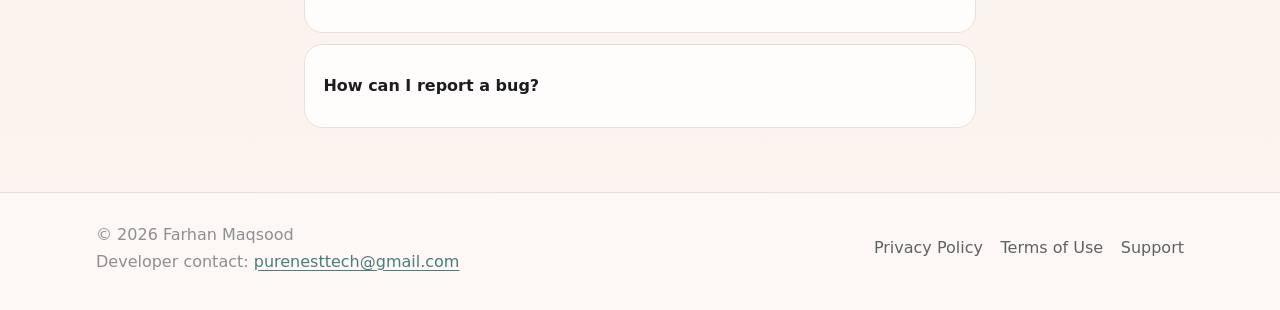
<file: support.html>
<!DOCTYPE html>
<html lang="en">
<head>
  <meta charset="utf-8">
  <meta name="viewport" content="width=device-width, initial-scale=1">
  <title>LingoShare Support</title>
  <meta name="description" content="Help for LingoShare. Contact the developer, Farhan Maqsood, at purenesttech@gmail.com.">
  <meta name="theme-color" content="#4A7D7D">
  <meta property="og:title" content="LingoShare Support">
  <meta property="og:description" content="Help for LingoShare. Contact the developer, Farhan Maqsood, at purenesttech@gmail.com.">
  <meta property="og:type" content="website">
  <meta property="og:url" content="https://farhan-maqsood.github.io/LingoShare-Legals/support.html">
  <link rel="stylesheet" href="assets/css/style.css">
</head>
<body class="page-legal">
  <div class="desk" aria-hidden="true">
    <div class="grain"></div>
    <div class="rule"></div>
    <div class="glow"></div>
    <div class="pages"></div>
  </div>

  <div class="site">
    <a class="skip-link" href="#content">Skip to content</a>

    <header class="site-header">
      <div class="header-inner">
        <a class="brand" href="index.html">
          <span class="brand-mark" aria-hidden="true"></span>
          LingoShare
        </a>
        <button class="nav-toggle" type="button" aria-expanded="false" aria-controls="site-nav">
          <span class="nav-toggle-bars" aria-hidden="true"></span>
          <span class="visually-hidden">Menu</span>
        </button>
        <nav class="site-nav" id="site-nav" aria-label="Primary">
          <ul>
            <li><a href="index.html">Home</a></li>
            <li><a href="PrivacyPolicy.html">Privacy</a></li>
            <li><a href="TermsOfUse.html">Terms</a></li>
            <li><a href="support.html" aria-current="page">Support</a></li>
          </ul>
        </nav>
      </div>
    </header>

    <main class="main" id="content">
      <h1 class="page-title">LingoShare Support</h1>
      <p class="page-kicker">Help with on-device reading and translation, Key Facts, a bilingual handout, Big screen, or Phone nearby.</p>

      <section class="contact-panel">
        <h2>Contact the developer</h2>
        <p>Farhan Maqsood, individual developer</p>
        <p>Email: <a class="email-link" href="mailto:purenesttech@gmail.com">purenesttech@gmail.com</a></p>
        <p>This address is the developer’s contact. Messages you send there are email to that mailbox.</p>
      </section>

      <section class="legal">
        <h2>Before you write</h2>
        <p>Please include:</p>
        <ul class="include-list">
          <li>Device model</li>
          <li>iOS version</li>
          <li>LingoShare version (Settings shows “LingoShare Version …”)</li>
          <li>A short description of the issue</li>
        </ul>
        <p>Screenshots help when they do not contain information you need to keep private.</p>
      </section>

      <section class="faq">
        <h2>FAQ</h2>

        <details>
          <summary>Where are my pages stored?</summary>
          <p>LingoShare keeps captured pages, translations, and folders on this device. They are not uploaded to a server operated by the developer. A file you export, share, or save in Files can also exist in that other place, including iCloud Drive if you put it there. The app can import from Files or iCloud Drive. The current Settings screen does not include a working library-sync switch.</p>
        </details>

        <details>
          <summary>Does the developer collect an account or my documents?</summary>
          <p>There is no LingoShare account, and page images are not uploaded to the developer for storage. The app does include Google ML Kit. Google’s disclosure says those libraries can send diagnostics and usage analytics. Read the <a href="PrivacyPolicy.html">Privacy Policy</a> before you treat the app as “no data leaves the device.”</p>
        </details>

        <details>
          <summary>What happens if I delete the app?</summary>
          <p>Pages stored only inside LingoShare can be removed with the app. Export anything you need to keep first. Device backups may still hold an older copy, depending on your settings.</p>
        </details>

        <details>
          <summary>How do subscriptions work?</summary>
          <p>LingoShare Plus is purchased from Apple as weekly, monthly and yearly LingoShare Plus plans. Manage or cancel a subscription in your Apple account settings. The developer does not receive your card number.</p>
        </details>

        <details>
          <summary>How does Phone nearby work?</summary>
          <p>Phone nearby sends or receives files with another device on the same Wi-Fi. The transfer is local HTTP and is not encrypted. A 6-digit PIN starts the session. The QR code is an http link to the phone; the PIN is not written into that link. Files are not uploaded to a server operated by the developer. On a shared or public network, assume other devices can see the traffic.</p>
        </details>

        <details>
          <summary>How does Big screen work?</summary>
          <p>Big screen shows the page you select on an AirPlay display or a screen you connect with a cable. The page goes to that display. The developer does not receive or store the presentation. Anyone who can see the screen can see the page.</p>
        </details>

        <details>
          <summary>What are Key Facts and the bilingual handout?</summary>
          <p>Key Facts lists dates, amounts, phone numbers, addresses, and links found in the document on the device. Calendar and Reminders are used only if you choose to save a date. A bilingual handout is a PDF of the page beside, or above, its on-device translation. Check the result before you rely on it.</p>
        </details>

        <details>
          <summary>Why does a language need a download?</summary>
          <p>Translation packs download to the device, and the download may use cellular data. English does not need a pack in the current app. After a pack is on the device, translation of the text you choose is designed to run there, without an online translation API for that text. Google ML Kit may still send the diagnostics described in the Privacy Policy.</p>
        </details>

        <details>
          <summary>How can I report a bug?</summary>
          <p>Email <a href="mailto:purenesttech@gmail.com">purenesttech@gmail.com</a> with your device model, iOS version, LingoShare version, and a description of the issue.</p>
        </details>
      </section>
    </main>

    <footer class="site-footer">
      <div class="footer-inner">
        <div>
          <p class="copyright">&copy; <span data-year>2026</span> Farhan Maqsood</p>
          <p class="footer-contact">Developer contact: <a href="mailto:purenesttech@gmail.com">purenesttech@gmail.com</a></p>
        </div>
        <nav class="footer-links" aria-label="Footer">
          <a href="PrivacyPolicy.html">Privacy Policy</a>
          <a href="TermsOfUse.html">Terms of Use</a>
          <a href="support.html">Support</a>
        </nav>
      </div>
    </footer>
  </div>

  <script src="assets/js/main.js"></script>
</body>
</html>
</file>
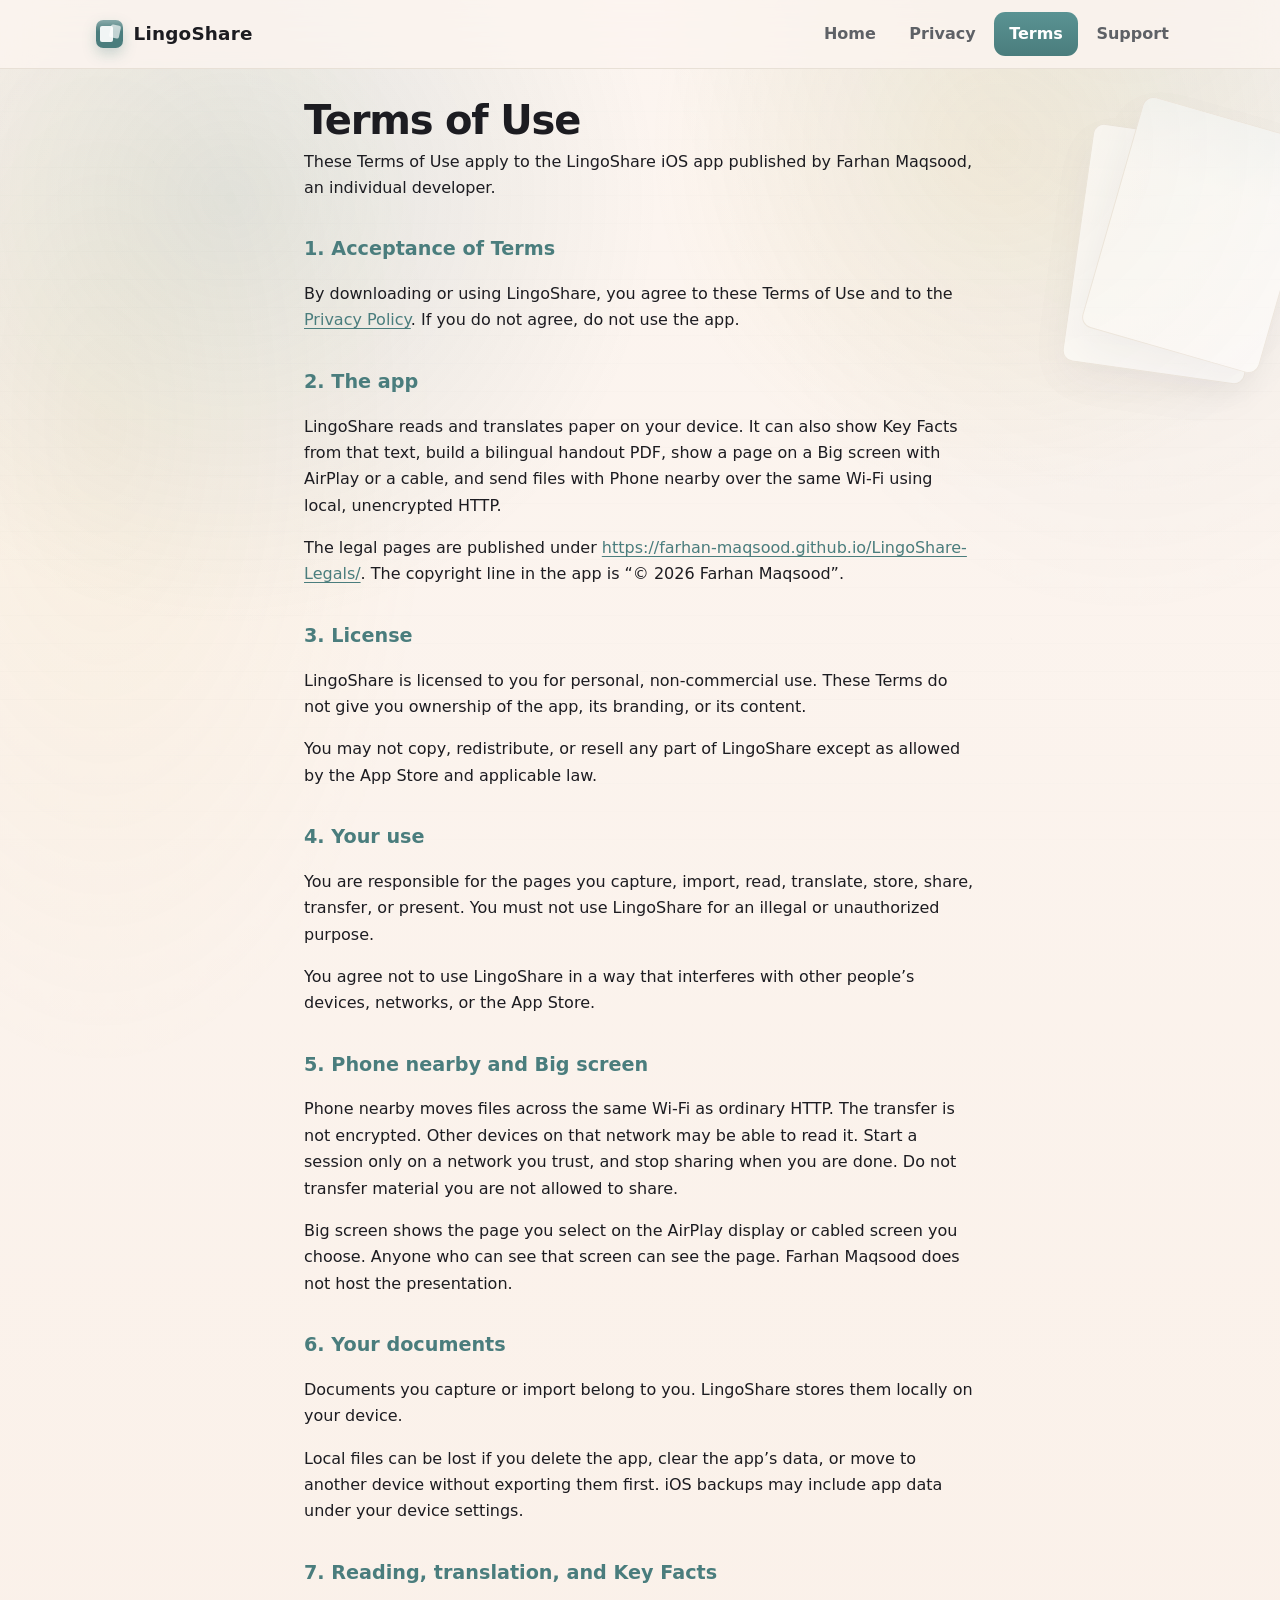
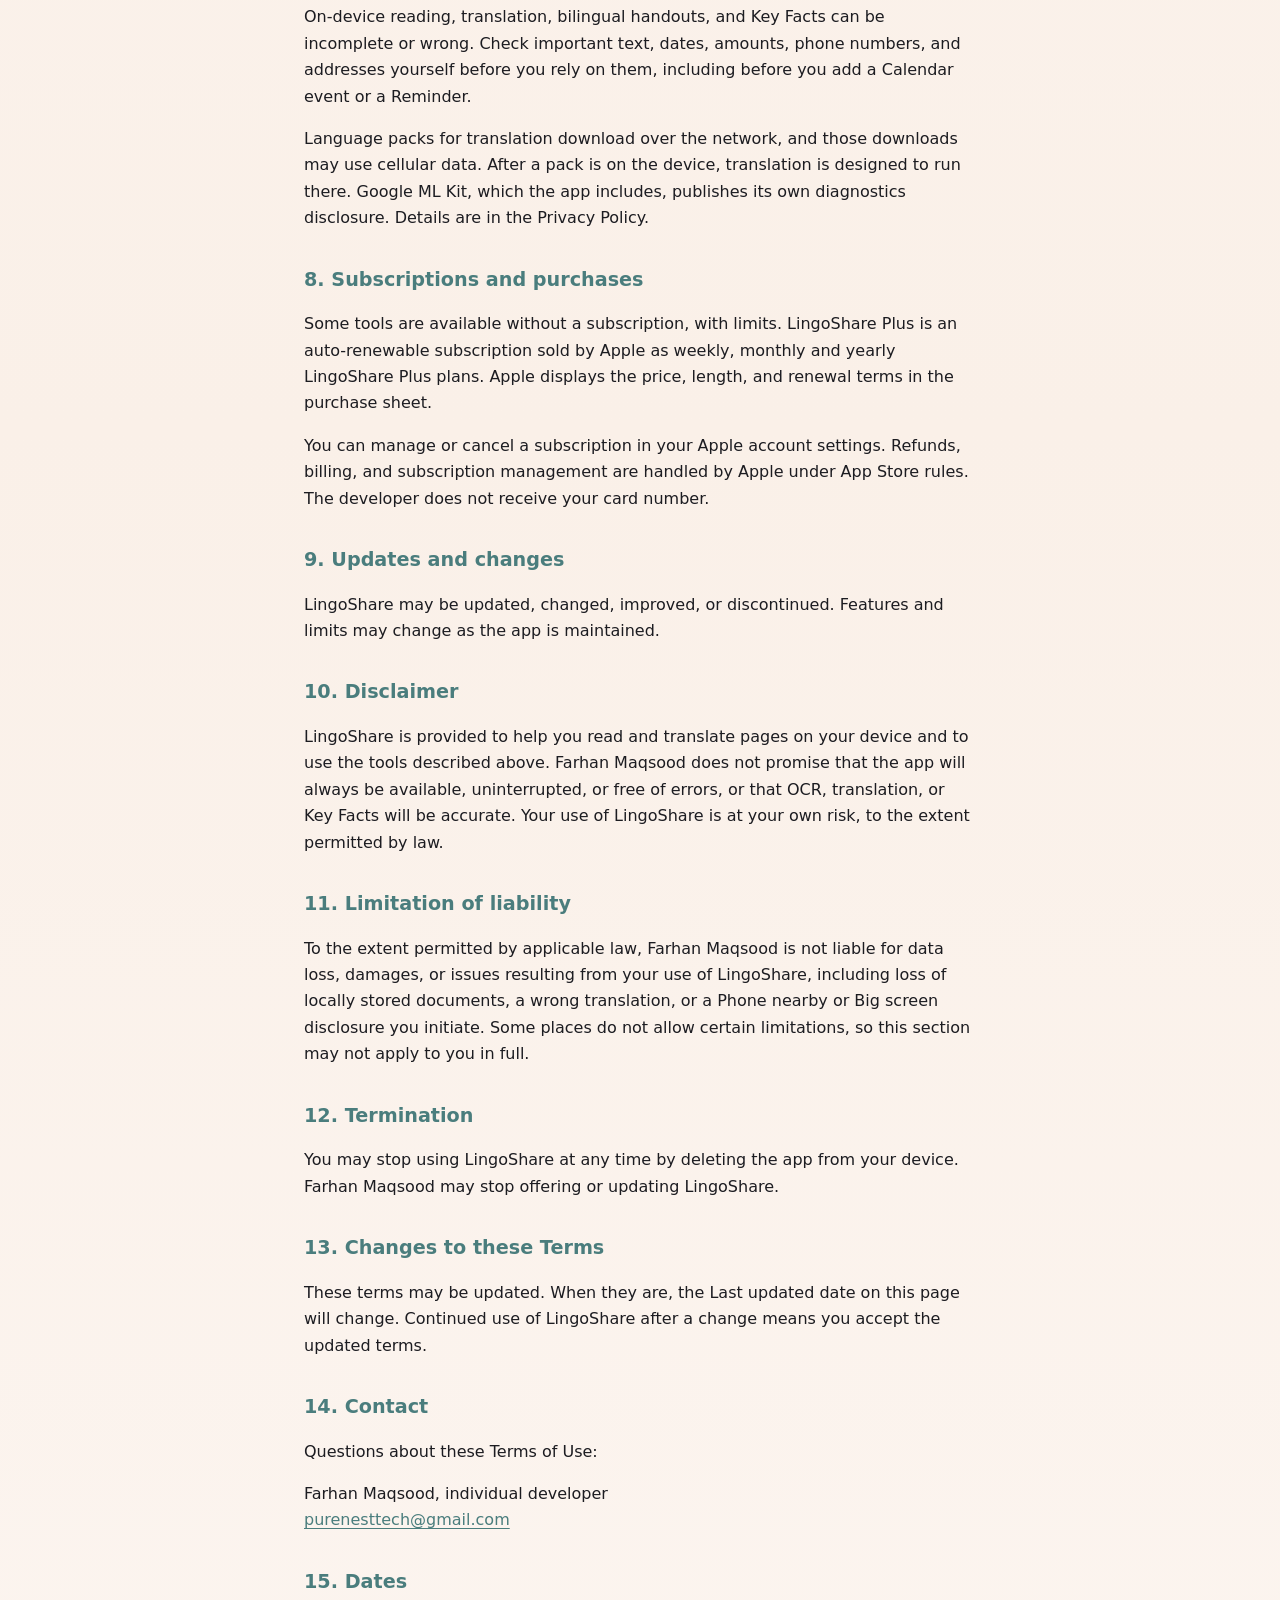
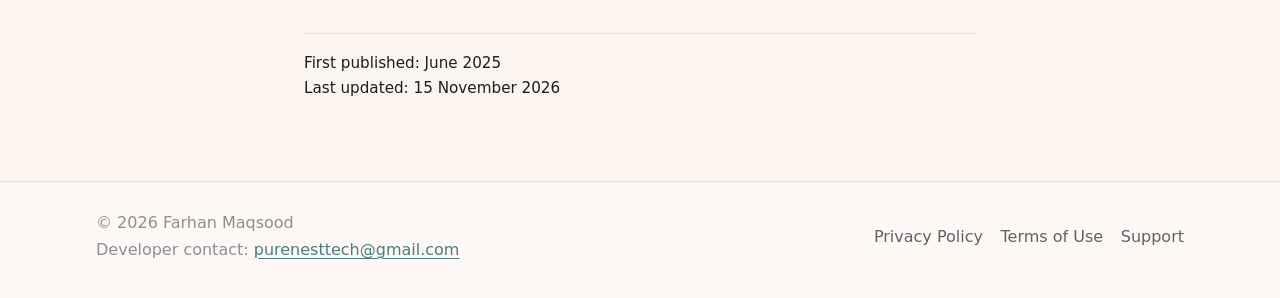
<file: terms.html>
<!DOCTYPE html>
<html lang="en">
<head>
  <meta charset="utf-8">
  <meta name="viewport" content="width=device-width, initial-scale=1">
  <title>LingoShare Terms of Use</title>
  <meta http-equiv="refresh" content="0; url=TermsOfUse.html">
  <link rel="canonical" href="TermsOfUse.html">
</head>
<body>
  <p>This page has moved to <a href="TermsOfUse.html">the LingoShare Terms of Use</a>.</p>
</body>
</html>
</file>
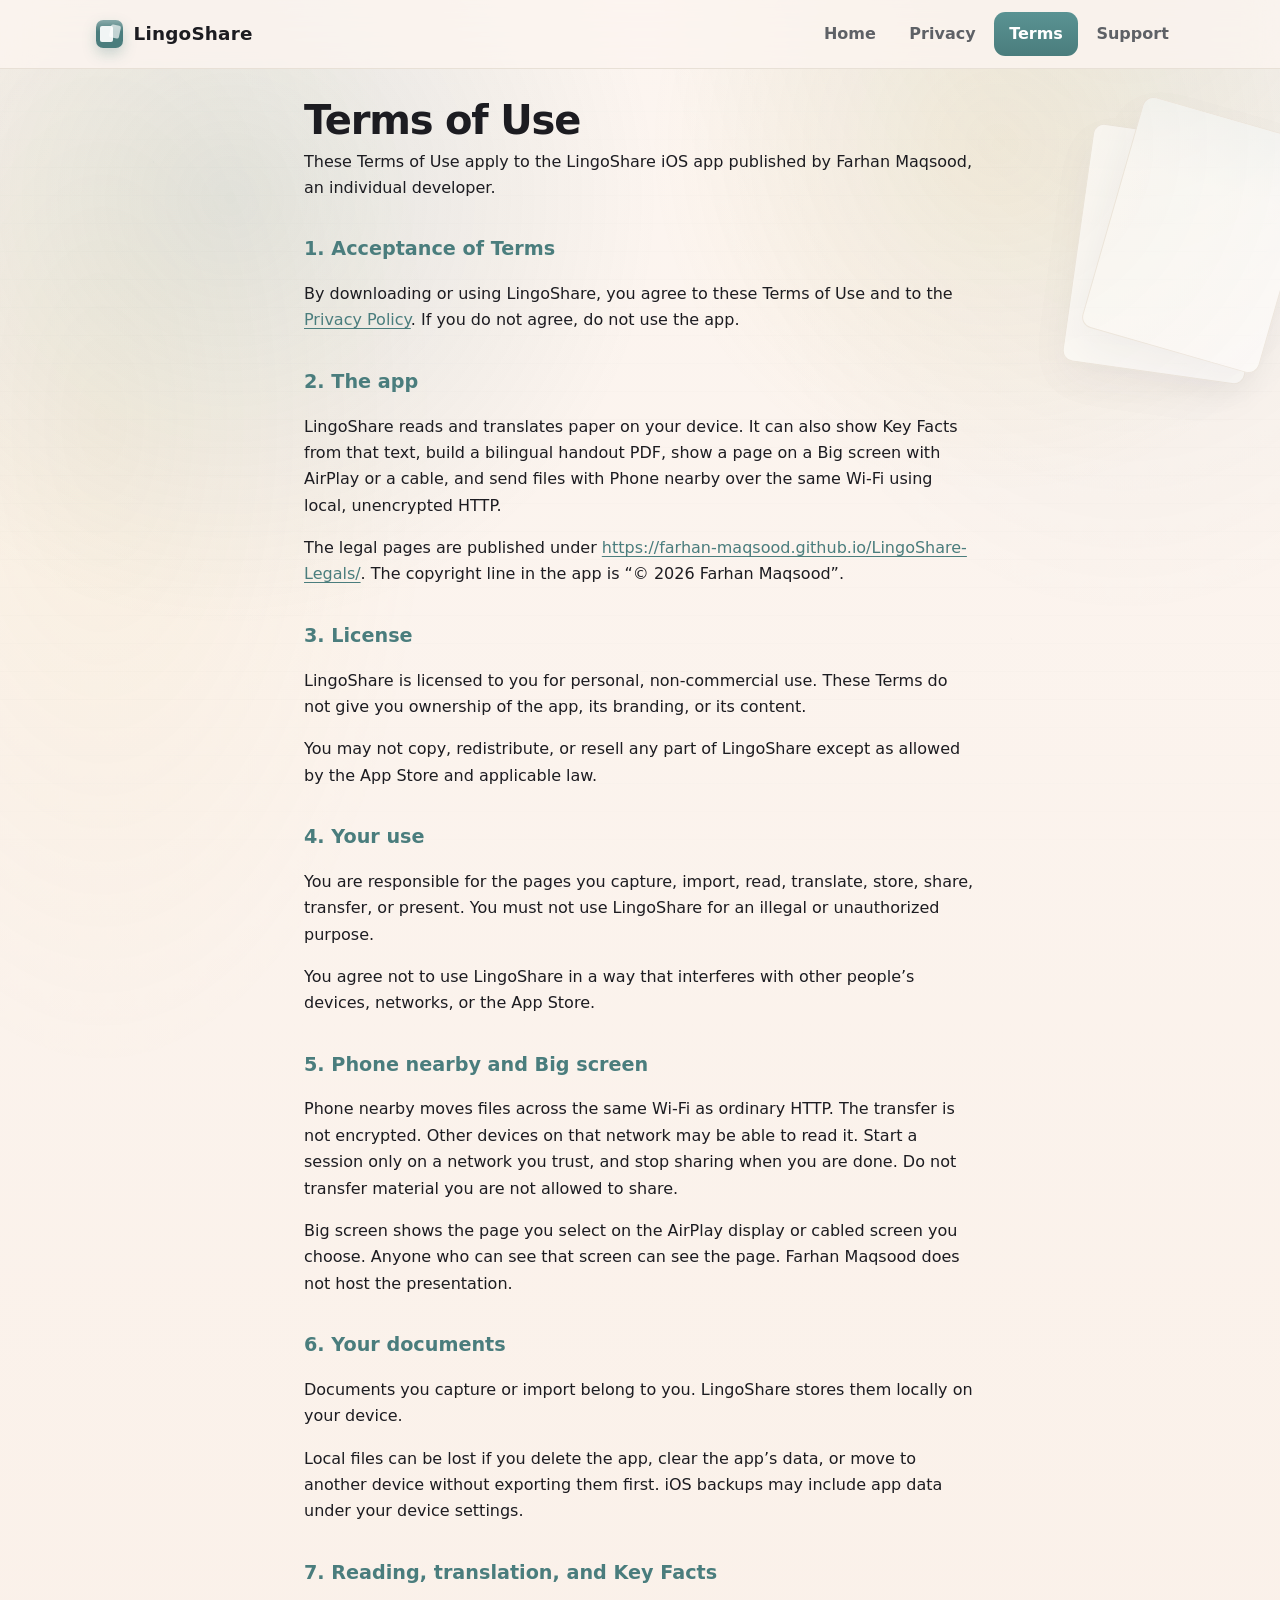
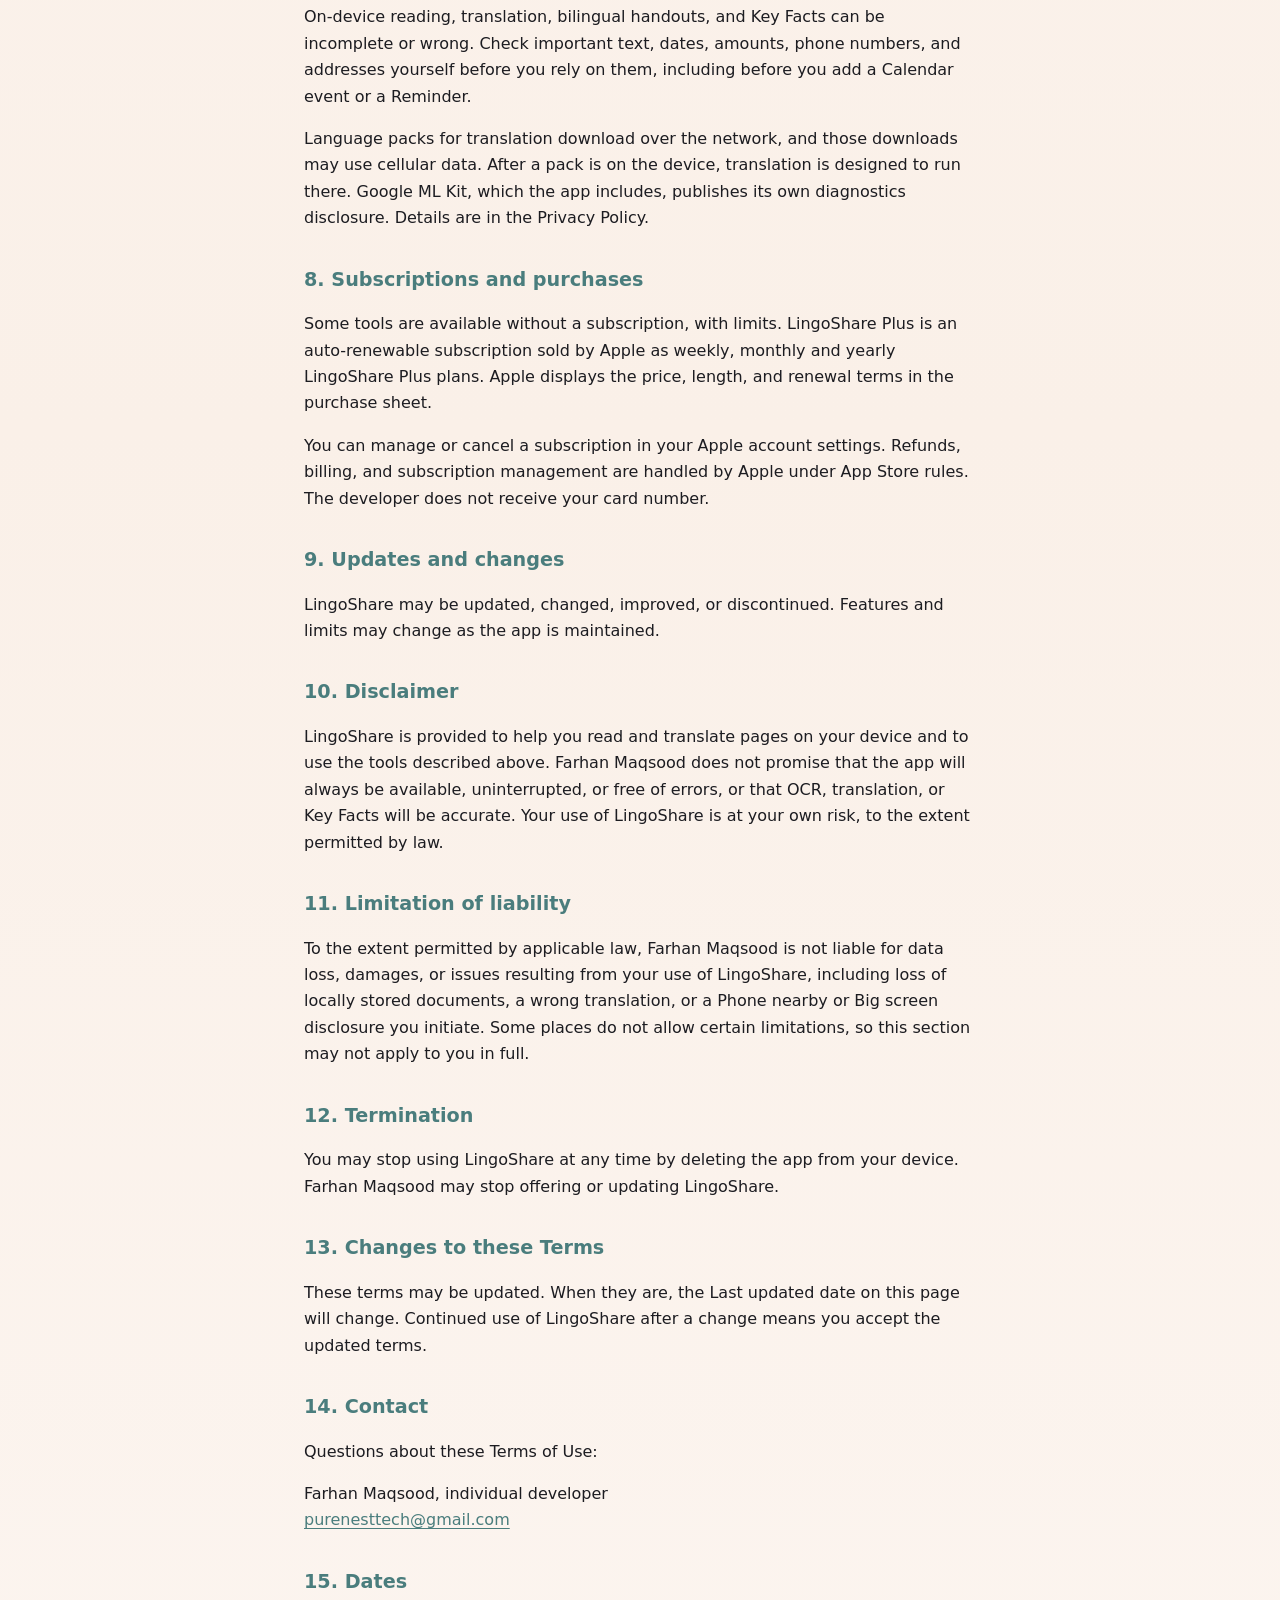
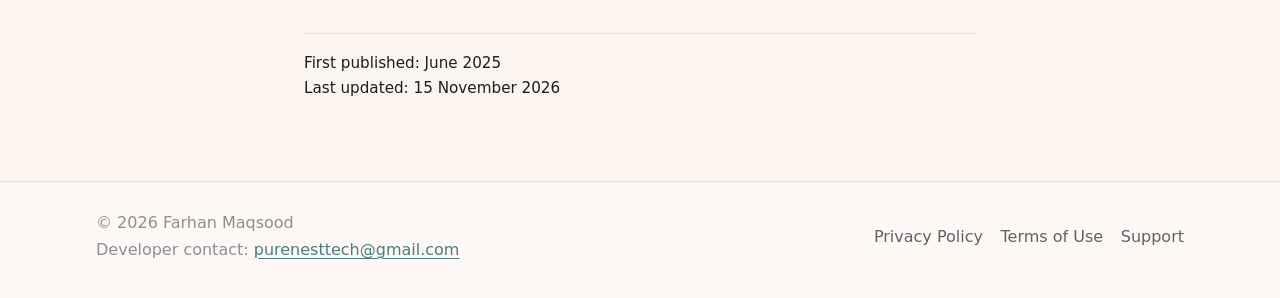
<file: TermsOfUse.html>
<!DOCTYPE html>
<html lang="en">
<head>
  <meta charset="utf-8">
  <meta name="viewport" content="width=device-width, initial-scale=1">
  <title>LingoShare Terms of Use</title>
  <meta name="description" content="Terms of Use for LingoShare, an iOS app by Farhan Maqsood that reads and translates paper on your device.">
  <meta name="theme-color" content="#4A7D7D">
  <meta property="og:title" content="LingoShare Terms of Use">
  <meta property="og:description" content="Terms of Use for LingoShare, an iOS app by Farhan Maqsood that reads and translates paper on your device.">
  <meta property="og:type" content="website">
  <meta property="og:url" content="https://farhan-maqsood.github.io/LingoShare-Legals/TermsOfUse.html">
  <link rel="stylesheet" href="assets/css/style.css">
</head>
<body class="page-legal">
  <div class="desk" aria-hidden="true">
    <div class="grain"></div>
    <div class="rule"></div>
    <div class="glow"></div>
    <div class="pages"></div>
  </div>

  <div class="site">
    <a class="skip-link" href="#content">Skip to content</a>

    <header class="site-header">
      <div class="header-inner">
        <a class="brand" href="index.html">
          <span class="brand-mark" aria-hidden="true"></span>
          LingoShare
        </a>
        <button class="nav-toggle" type="button" aria-expanded="false" aria-controls="site-nav">
          <span class="nav-toggle-bars" aria-hidden="true"></span>
          <span class="visually-hidden">Menu</span>
        </button>
        <nav class="site-nav" id="site-nav" aria-label="Primary">
          <ul>
            <li><a href="index.html">Home</a></li>
            <li><a href="PrivacyPolicy.html">Privacy</a></li>
            <li><a href="TermsOfUse.html" aria-current="page">Terms</a></li>
            <li><a href="support.html">Support</a></li>
          </ul>
        </nav>
      </div>
    </header>

    <main class="main legal" id="content">
      <h1 class="page-title">Terms of Use</h1>
      <p class="page-kicker">These Terms of Use apply to the LingoShare iOS app published by Farhan Maqsood, an individual developer.</p>

      <h2>1. Acceptance of Terms</h2>
      <p>By downloading or using LingoShare, you agree to these Terms of Use and to the <a href="PrivacyPolicy.html">Privacy Policy</a>. If you do not agree, do not use the app.</p>

      <h2>2. The app</h2>
      <p>LingoShare reads and translates paper on your device. It can also show Key Facts from that text, build a bilingual handout PDF, show a page on a Big screen with AirPlay or a cable, and send files with Phone nearby over the same Wi-Fi using local, unencrypted HTTP.</p>
      <p>The legal pages are published under <a href="https://farhan-maqsood.github.io/LingoShare-Legals/">https://farhan-maqsood.github.io/LingoShare-Legals/</a>. The copyright line in the app is “© 2026 Farhan Maqsood”.</p>

      <h2>3. License</h2>
      <p>LingoShare is licensed to you for personal, non-commercial use. These Terms do not give you ownership of the app, its branding, or its content.</p>
      <p>You may not copy, redistribute, or resell any part of LingoShare except as allowed by the App Store and applicable law.</p>

      <h2>4. Your use</h2>
      <p>You are responsible for the pages you capture, import, read, translate, store, share, transfer, or present. You must not use LingoShare for an illegal or unauthorized purpose.</p>
      <p>You agree not to use LingoShare in a way that interferes with other people’s devices, networks, or the App Store.</p>

      <h2>5. Phone nearby and Big screen</h2>
      <p>Phone nearby moves files across the same Wi-Fi as ordinary HTTP. The transfer is not encrypted. Other devices on that network may be able to read it. Start a session only on a network you trust, and stop sharing when you are done. Do not transfer material you are not allowed to share.</p>
      <p>Big screen shows the page you select on the AirPlay display or cabled screen you choose. Anyone who can see that screen can see the page. Farhan Maqsood does not host the presentation.</p>

      <h2>6. Your documents</h2>
      <p>Documents you capture or import belong to you. LingoShare stores them locally on your device.</p>
      <p>Local files can be lost if you delete the app, clear the app’s data, or move to another device without exporting them first. iOS backups may include app data under your device settings.</p>

      <h2>7. Reading, translation, and Key Facts</h2>
      <p>On-device reading, translation, bilingual handouts, and Key Facts can be incomplete or wrong. Check important text, dates, amounts, phone numbers, and addresses yourself before you rely on them, including before you add a Calendar event or a Reminder.</p>
      <p>Language packs for translation download over the network, and those downloads may use cellular data. After a pack is on the device, translation is designed to run there. Google ML Kit, which the app includes, publishes its own diagnostics disclosure. Details are in the Privacy Policy.</p>

      <h2>8. Subscriptions and purchases</h2>
      <p>Some tools are available without a subscription, with limits. LingoShare Plus is an auto-renewable subscription sold by Apple as weekly, monthly and yearly LingoShare Plus plans. Apple displays the price, length, and renewal terms in the purchase sheet.</p>
      <p>You can manage or cancel a subscription in your Apple account settings. Refunds, billing, and subscription management are handled by Apple under App Store rules. The developer does not receive your card number.</p>

      <h2>9. Updates and changes</h2>
      <p>LingoShare may be updated, changed, improved, or discontinued. Features and limits may change as the app is maintained.</p>

      <h2>10. Disclaimer</h2>
      <p>LingoShare is provided to help you read and translate pages on your device and to use the tools described above. Farhan Maqsood does not promise that the app will always be available, uninterrupted, or free of errors, or that OCR, translation, or Key Facts will be accurate. Your use of LingoShare is at your own risk, to the extent permitted by law.</p>

      <h2>11. Limitation of liability</h2>
      <p>To the extent permitted by applicable law, Farhan Maqsood is not liable for data loss, damages, or issues resulting from your use of LingoShare, including loss of locally stored documents, a wrong translation, or a Phone nearby or Big screen disclosure you initiate. Some places do not allow certain limitations, so this section may not apply to you in full.</p>

      <h2>12. Termination</h2>
      <p>You may stop using LingoShare at any time by deleting the app from your device. Farhan Maqsood may stop offering or updating LingoShare.</p>

      <h2>13. Changes to these Terms</h2>
      <p>These terms may be updated. When they are, the Last updated date on this page will change. Continued use of LingoShare after a change means you accept the updated terms.</p>

      <h2>14. Contact</h2>
      <p>Questions about these Terms of Use:</p>
      <p>Farhan Maqsood, individual developer<br>
        <a href="mailto:purenesttech@gmail.com">purenesttech@gmail.com</a></p>

      <h2>15. Dates</h2>
      <p class="meta-dates">First published: June 2025<br>Last updated: 15 November 2026</p>
    </main>

    <footer class="site-footer">
      <div class="footer-inner">
        <div>
          <p class="copyright">&copy; <span data-year>2026</span> Farhan Maqsood</p>
          <p class="footer-contact">Developer contact: <a href="mailto:purenesttech@gmail.com">purenesttech@gmail.com</a></p>
        </div>
        <nav class="footer-links" aria-label="Footer">
          <a href="PrivacyPolicy.html">Privacy Policy</a>
          <a href="TermsOfUse.html">Terms of Use</a>
          <a href="support.html">Support</a>
        </nav>
      </div>
    </footer>
  </div>

  <script src="assets/js/main.js"></script>
</body>
</html>
</file>
<file: assets/css/style.css>
/* LingoShare Legal & Support — warm paper, teal ink, document nest */

:root {
  --paper: #fcf5f0;
  --paper-warm: #faf0e8;
  --paper-lift: #ffffff;
  --ink: #1c1c21;
  --ink-soft: #5e6166;
  --ink-faint: #8c8e91;
  --teal: #4a7d7d;
  --teal-deep: #3a6565;
  --teal-bright: #5a9393;
  --teal-soft: rgba(74, 125, 125, 0.14);
  --gold: #d4b038;
  --gold-soft: rgba(212, 176, 56, 0.18);
  --line: #e8e0d6;
  --shadow: 0 16px 40px rgba(28, 28, 33, 0.08);
  --card: rgba(255, 255, 255, 0.82);
  --header-bg: rgba(252, 245, 240, 0.82);
  --focus: #4a7d7d;
  --header-h: 4.25rem;
  --content: 42rem;
  --wide: 68rem;
  --radius: 1.15rem;
}

@media (prefers-color-scheme: dark) {
  :root {
    --paper: #1a1f24;
    --paper-warm: #141a1f;
    --paper-lift: #21262b;
    --ink: #e8e8e8;
    --ink-soft: #a1a6ad;
    --ink-faint: #6b737a;
    --teal: #599b9e;
    --teal-deep: #4a8689;
    --teal-bright: #7bb8ba;
    --teal-soft: rgba(89, 155, 158, 0.16);
    --gold: #e8bf4d;
    --gold-soft: rgba(232, 191, 77, 0.16);
    --line: #30363d;
    --shadow: 0 18px 44px rgba(0, 0, 0, 0.35);
    --card: rgba(33, 38, 43, 0.82);
    --header-bg: rgba(20, 26, 31, 0.82);
    --focus: #7bb8ba;
  }
}

*,
*::before,
*::after {
  box-sizing: border-box;
}

html {
  scroll-behavior: smooth;
}

html,
body {
  margin: 0;
  padding: 0;
  min-height: 100%;
  background: var(--paper);
  color: var(--ink);
  font-family: -apple-system, BlinkMacSystemFont, "SF Pro Text", "Segoe UI",
    system-ui, sans-serif;
  font-size: 1rem;
  line-height: 1.65;
  overflow-x: hidden;
}

body {
  min-height: 100vh;
  display: flex;
  flex-direction: column;
  background:
    radial-gradient(ellipse 70% 46% at 88% -8%, rgba(74, 125, 125, 0.12), transparent 56%),
    radial-gradient(ellipse 50% 36% at 8% 12%, rgba(212, 176, 56, 0.08), transparent 52%),
    linear-gradient(180deg, var(--paper) 0%, var(--paper-warm) 58%, var(--paper) 100%);
}

img,
svg {
  max-width: 100%;
  display: block;
}

a {
  color: var(--teal);
  text-decoration-thickness: 1px;
  text-underline-offset: 0.18em;
}

a:hover {
  color: var(--teal-bright);
}

:focus-visible {
  outline: 2px solid var(--focus);
  outline-offset: 3px;
  border-radius: 0.35rem;
}

.visually-hidden {
  position: absolute;
  width: 1px;
  height: 1px;
  padding: 0;
  margin: -1px;
  overflow: hidden;
  clip: rect(0, 0, 0, 0);
  white-space: nowrap;
  border: 0;
}

.skip-link {
  position: absolute;
  left: 1rem;
  top: -4rem;
  z-index: 80;
  padding: 0.7rem 1rem;
  background: var(--teal);
  color: #fff;
  font-weight: 650;
  border-radius: 0.5rem;
  text-decoration: none;
}

.skip-link:focus {
  top: 0.75rem;
}

/* Atmosphere — stacked paper and grain */

.desk {
  position: fixed;
  inset: 0;
  pointer-events: none;
  z-index: 0;
  overflow: hidden;
}

.grain,
.rule,
.glow,
.pages {
  position: absolute;
  inset: 0;
}

.grain {
  opacity: 0.35;
  background-image:
    radial-gradient(1px 1px at 12% 18%, rgba(74, 125, 125, 0.18), transparent),
    radial-gradient(1px 1px at 28% 64%, rgba(28, 28, 33, 0.08), transparent),
    radial-gradient(1.2px 1.2px at 61% 22%, rgba(212, 176, 56, 0.16), transparent),
    radial-gradient(1px 1px at 79% 71%, rgba(74, 125, 125, 0.14), transparent),
    radial-gradient(1px 1px at 91% 36%, rgba(28, 28, 33, 0.07), transparent);
}

.rule {
  background-image: repeating-linear-gradient(
    180deg,
    transparent,
    transparent 27px,
    rgba(74, 125, 125, 0.045) 28px
  );
  mask-image: linear-gradient(180deg, transparent, #000 18%, #000 78%, transparent);
  opacity: 0.55;
}

.glow {
  background:
    radial-gradient(circle at 18% 22%, rgba(74, 125, 125, 0.14), transparent 34%),
    radial-gradient(circle at 78% 16%, rgba(212, 176, 56, 0.1), transparent 28%);
}

.pages {
  left: auto;
  right: -2rem;
  top: 7rem;
  width: 16rem;
  height: 18rem;
  opacity: 0.38;
}

.pages::before,
.pages::after {
  content: "";
  position: absolute;
  width: 11.5rem;
  height: 15rem;
  border-radius: 0.7rem;
  background: var(--paper-lift);
  border: 1px solid var(--line);
  box-shadow: var(--shadow);
}

.pages::before {
  top: 1.4rem;
  right: 3.2rem;
  transform: rotate(8deg);
}

.pages::after {
  top: 0.2rem;
  right: 1.2rem;
  transform: rotate(16deg);
  background:
    linear-gradient(180deg, rgba(74, 125, 125, 0.06), transparent 30%),
    var(--paper-lift);
}

.site {
  position: relative;
  z-index: 1;
  display: flex;
  flex-direction: column;
  min-height: 100vh;
}

/* Header */

.site-header {
  position: sticky;
  top: 0;
  z-index: 20;
  backdrop-filter: blur(16px);
  -webkit-backdrop-filter: blur(16px);
  background: var(--header-bg);
  border-bottom: 1px solid var(--line);
}

.header-inner {
  width: min(100% - 2rem, var(--wide));
  margin: 0 auto;
  min-height: var(--header-h);
  display: flex;
  align-items: center;
  justify-content: space-between;
  gap: 1rem;
}

.brand {
  display: inline-flex;
  align-items: center;
  gap: 0.65rem;
  color: var(--ink);
  text-decoration: none;
  font-weight: 730;
  letter-spacing: 0.01em;
  font-size: 1.15rem;
}

.brand-mark {
  width: 1.7rem;
  height: 1.7rem;
  border-radius: 0.45rem;
  background:
    linear-gradient(180deg, rgba(255, 255, 255, 0.35), transparent 42%),
    var(--teal);
  box-shadow: 0 6px 14px rgba(74, 125, 125, 0.28);
  position: relative;
}

.brand-mark::before,
.brand-mark::after {
  content: "";
  position: absolute;
  background: rgba(255, 255, 255, 0.92);
  border-radius: 0.12rem;
}

.brand-mark::before {
  width: 0.78rem;
  height: 0.96rem;
  left: 0.28rem;
  top: 0.38rem;
}

.brand-mark::after {
  width: 0.62rem;
  height: 0.8rem;
  right: 0.22rem;
  top: 0.28rem;
  opacity: 0.72;
  transform: rotate(12deg);
}

.nav-toggle {
  display: inline-flex;
  align-items: center;
  justify-content: center;
  min-width: 2.75rem;
  min-height: 2.75rem;
  padding: 0;
  border: 1px solid var(--teal);
  border-radius: 0.7rem;
  background: var(--paper-lift);
  color: var(--teal);
  cursor: pointer;
}

.nav-toggle-bars {
  display: block;
  width: 1.1rem;
  height: 2px;
  background: var(--teal);
  box-shadow: 0 -6px 0 var(--teal), 0 6px 0 var(--teal);
}

.site-nav {
  display: none;
}

.site-nav.is-open {
  display: block;
  position: absolute;
  left: 0;
  right: 0;
  top: 100%;
  padding: 0.6rem 1rem 1rem;
  background: var(--paper);
  border-bottom: 1px solid var(--line);
}

.site-nav ul {
  list-style: none;
  margin: 0;
  padding: 0;
  display: flex;
  flex-direction: column;
  gap: 0.25rem;
}

.site-nav a {
  display: flex;
  align-items: center;
  min-height: 2.75rem;
  padding: 0.55rem 0.85rem;
  color: var(--ink-soft);
  text-decoration: none;
  border-radius: 0.7rem;
  font-weight: 550;
}

.site-nav a:hover,
.site-nav a:focus-visible {
  color: var(--ink);
  background: var(--teal-soft);
}

.site-nav a[aria-current="page"] {
  color: #fff;
  background: linear-gradient(180deg, var(--teal-bright), var(--teal));
}

/* Main */

.main {
  flex: 1;
  width: min(100% - 2rem, var(--wide));
  margin: 0 auto;
  padding: 1.75rem 0 4rem;
}

.page-legal .main {
  width: min(100% - 2rem, var(--content));
}

.hero {
  position: relative;
  padding: 2.4rem 0 2rem;
  text-align: center;
}

.hero-stack {
  width: 4.4rem;
  height: 5.1rem;
  margin: 0 auto 1.35rem;
  position: relative;
}

.hero-stack span {
  position: absolute;
  left: 50%;
  width: 3.15rem;
  height: 4rem;
  border-radius: 0.45rem;
  border: 1px solid var(--line);
  background: var(--paper-lift);
  box-shadow: var(--shadow);
}

.hero-stack span:nth-child(1) {
  top: 0.55rem;
  transform: translateX(-50%) rotate(-9deg);
}

.hero-stack span:nth-child(2) {
  top: 0.28rem;
  transform: translateX(-50%) rotate(7deg);
}

.hero-stack span:nth-child(3) {
  top: 0;
  transform: translateX(-50%);
  background:
    linear-gradient(180deg, var(--teal-soft), transparent 38%),
    var(--paper-lift);
  border-color: rgba(74, 125, 125, 0.28);
}

.hero-stack span:nth-child(3)::after {
  content: "";
  position: absolute;
  left: 0.45rem;
  right: 0.45rem;
  top: 1.15rem;
  height: 2px;
  background: rgba(74, 125, 125, 0.28);
  box-shadow: 0 8px 0 rgba(74, 125, 125, 0.16), 0 16px 0 rgba(74, 125, 125, 0.1);
}

.eyebrow {
  margin: 0 0 0.7rem;
  color: var(--teal);
  font-size: 0.78rem;
  font-weight: 650;
  letter-spacing: 0.16em;
  text-transform: uppercase;
}

.hero h1 {
  margin: 0;
  font-size: clamp(2.4rem, 8vw, 4.4rem);
  line-height: 1.05;
  letter-spacing: -0.03em;
  font-weight: 760;
}

.tagline {
  margin: 0.9rem 0 0;
  color: var(--ink-soft);
  font-size: clamp(1.05rem, 3.4vw, 1.28rem);
  font-weight: 520;
}

.lede {
  margin: 1.15rem auto 0;
  max-width: 36rem;
  color: var(--ink-faint);
}

.card-grid {
  display: grid;
  gap: 1rem;
  margin-top: 2.4rem;
}

.nav-card {
  display: block;
  padding: 1.25rem 1.2rem 1.3rem;
  background: var(--card);
  border: 1px solid var(--line);
  border-radius: var(--radius);
  box-shadow: var(--shadow);
  color: inherit;
  text-decoration: none;
  min-height: 7.5rem;
}

.nav-card:hover,
.nav-card:focus-visible {
  border-color: rgba(74, 125, 125, 0.42);
  transform: translateY(-2px);
}

.nav-card h2 {
  margin: 0 0 0.45rem;
  font-size: 1.2rem;
  color: var(--teal);
}

.nav-card p {
  margin: 0;
  color: var(--ink-soft);
}

.page-title {
  margin: 0 0 0.35rem;
  font-size: clamp(1.85rem, 5vw, 2.5rem);
  letter-spacing: -0.03em;
  line-height: 1.15;
}

.page-kicker {
  margin: 0 0 1.6rem;
  color: var(--ink-soft);
}

.legal h2 {
  margin: 2rem 0 0.65rem;
  font-size: 1.2rem;
  color: var(--teal);
}

.legal p,
.legal li,
.page-kicker,
.lede,
.email-link,
.footer-contact {
  overflow-wrap: anywhere;
}

.legal p,
.legal li {
  color: var(--ink);
}

.legal ul {
  padding-left: 1.2rem;
}

.legal li + li {
  margin-top: 0.35rem;
}

.meta-dates {
  margin-top: 2.2rem;
  padding-top: 1.1rem;
  border-top: 1px solid var(--line);
  color: var(--ink-faint);
  font-size: 0.95rem;
}

.contact-panel,
.faq details {
  background: var(--card);
  border: 1px solid var(--line);
  border-radius: var(--radius);
  padding: 1.2rem 1.15rem;
}

.contact-panel h2,
.faq h2 {
  margin-top: 0;
}

.email-link {
  display: inline-flex;
  align-items: center;
  min-height: 2.75rem;
  font-size: 1.05rem;
  font-weight: 620;
}

.include-list {
  margin: 0.8rem 0 0;
}

.faq {
  margin-top: 2.2rem;
}

.faq details + details {
  margin-top: 0.7rem;
}

.faq summary {
  cursor: pointer;
  font-weight: 650;
  min-height: 2.75rem;
  display: flex;
  align-items: center;
}

.faq details p {
  margin: 0.5rem 0 0;
  color: var(--ink);
}

.studio {
  margin-top: 2rem;
  color: var(--ink-faint);
  font-size: 0.95rem;
}

/* Footer */

.site-footer {
  position: relative;
  z-index: 1;
  margin-top: auto;
  padding: 1.8rem 0 2.2rem;
  border-top: 1px solid var(--line);
  background: rgba(255, 255, 255, 0.36);
}

@media (prefers-color-scheme: dark) {
  .site-footer {
    background: rgba(20, 26, 31, 0.55);
  }
}

.footer-inner {
  width: min(100% - 2rem, var(--wide));
  margin: 0 auto;
  display: grid;
  gap: 0.85rem;
}

.footer-links {
  display: flex;
  flex-wrap: wrap;
  gap: 0.4rem 1.1rem;
}

.footer-links a {
  display: inline-flex;
  align-items: center;
  min-height: 2.75rem;
  color: var(--ink-soft);
  text-decoration: none;
}

.footer-links a:hover {
  color: var(--teal);
}

.copyright,
.footer-contact {
  margin: 0;
  color: var(--ink-faint);
}

@media (min-width: 720px) {
  .nav-toggle {
    display: none;
  }

  .site-nav,
  .site-nav.is-open {
    display: block;
    position: static;
    padding: 0;
    background: transparent;
    border: 0;
  }

  .site-nav ul {
    flex-direction: row;
    gap: 0.2rem;
  }

  .site-nav a {
    padding-inline: 0.95rem;
  }

  .card-grid {
    grid-template-columns: repeat(3, minmax(0, 1fr));
    gap: 1.15rem;
  }

  .hero {
    padding-top: 3.4rem;
  }

  .pages {
    opacity: 0.55;
    width: 20rem;
    height: 22rem;
  }

  .footer-inner {
    grid-template-columns: 1fr auto;
    align-items: center;
  }
}

@media (prefers-reduced-motion: reduce) {
  html {
    scroll-behavior: auto;
  }

  .nav-card:hover,
  .nav-card:focus-visible {
    transform: none;
  }
}
</file>
